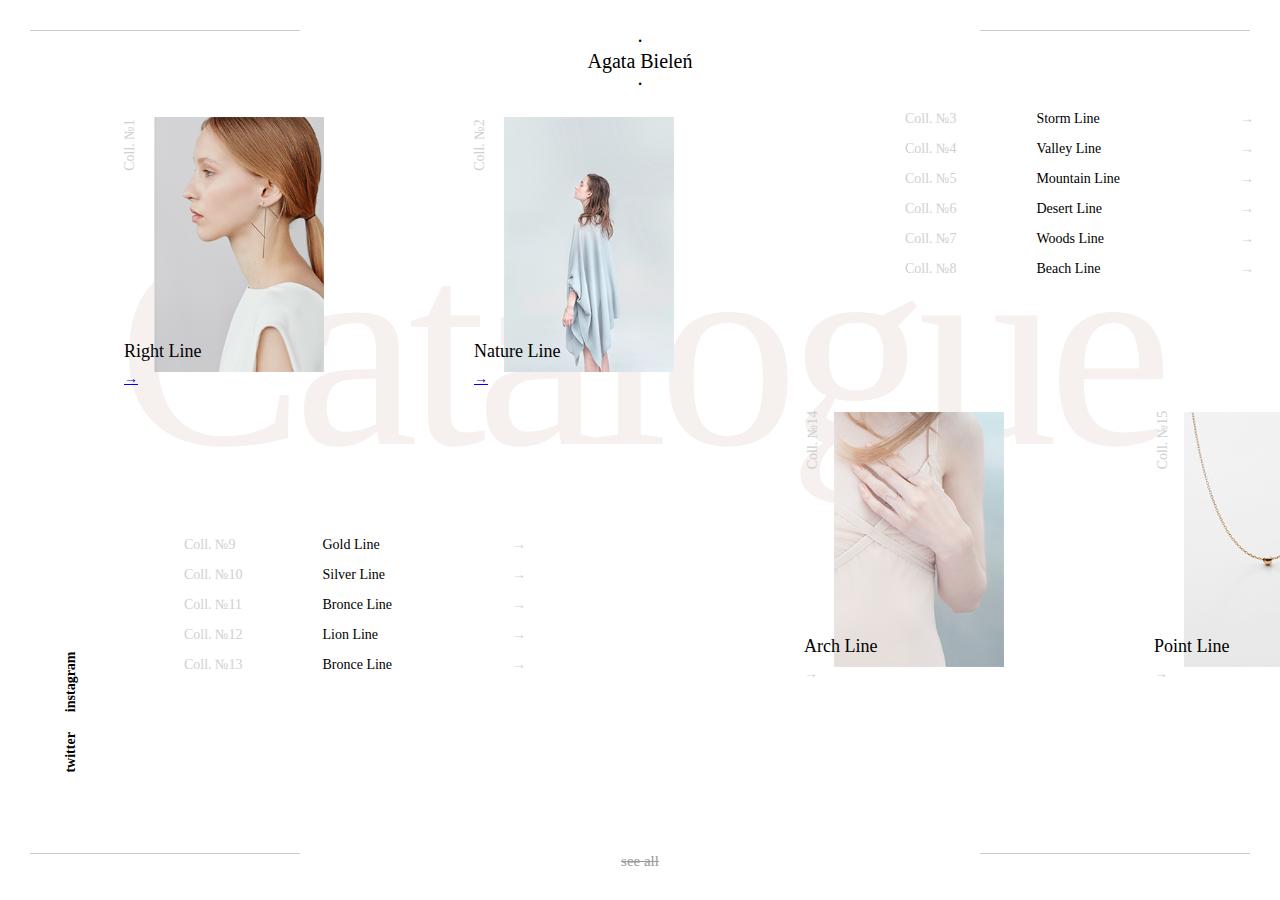
<file: Agata Bielen/index.html>
﻿<!DOCTYPE html>
<html lang="en">
<head>
    <meta charset="UTF-8">
    <link rel="stylesheet" href="assets/style.css">
    <link href="C:/study/Semestr 5/Site/Home/assets/AGaramondPro-Regular.otf" rel="stylesheet">
    <link href="C:/study/Semestr 5/Site/Home/assets/AGaramondPro-Italic.otf" rel="stylesheet">
    <title>Agata Biele&nacute;</title>
    
</head>  
<body>
    
<header class="header">
    <div class="container">
        <div class="topLeftLine">
            
        </div>
         <div class="logo">
            Agata Biele&nacute;
        </div>
        <div class="topRightLine">
            
        </div>
    </div>
</header>
    

    
<div class="intro">
    <h1 class="title">
        Catalogue
    </h1>
</div>  
    
    
<div class="collection">
    <div class="content">
        <div class="topCol">
            <div class="imageBlock">   
                <div class="collectionsEnvironment">
                    <div class="coll">
                        Coll. №1
                    </div>

                    <img src="assets/images/Agata-Bielen-Jewelry-Minimalissimo-Right-Line-s01.png" class="image">
                    
                    <div class="Name">
                        Right Line
                    </div>
                    <div class="arrow">
                        <a href="collection1.html"> &#8594; </a>
                    </div>
                    
                </div>
                
                <div class="collectionsEnvironment">
                    <div class="coll">
                        Coll. №2
                    </div>

                    <img src="assets/images/Agata-Bielen-Nature-Line-Collection-2.png" class="image">
                    
                    <div class="Name">
                        Nature Line
                    </div>
                    
                     <div class="arrow">
                         <a href="collection2.html"> &#8594; </a>
                     </div>
                </div>
            </div>
    
            <div class="list">
                <div class="collN">
                    <p> Coll. №3 </p>
                    <p> Coll. №4  </p>
                    <p> Coll. №5  </p>
                    <p> Coll. №6  </p>
                    <p> Coll. №7 </p>
                    <p> Coll. №8  </p>
                </div>
                <div class="collName">
                    <p> Storm Line </p>
                    <p> Valley Line  </p>
                    <p> Mountain Line </p>
                    <p> Desert Line  </p>
                    <p> Woods Line</p>
                    <p> Beach Line </p>
                
                </div>
                <div class="arrows">
                    <p> &#8594; </p>
                    <p> &#8594; </p>
                    <p> &#8594; </p>
                    <p> &#8594;  </p>
                    <p> &#8594; </p>
                    <p> &#8594; </p>
                
                </div>

            </div>
        </div>
         <div class="bottomCol">
            <div class="list2">
                <div class="collN">
                    <p> Coll. №9 </p>
                    <p> Coll. №10  </p>
                    <p> Coll. №11 </p>
                    <p> Coll. №12 </p>
                    <p> Coll. №13 </p>
                </div>
                <div class="collName">
                    <p> Gold Line </p>
                    <p> Silver Line  </p>
                    <p> Bronce Line </p>
                    <p> Lion Line  </p>
                    <p> Bronce Line</p>
                
                </div>
                <div class="arrows">
                    <p> &#8594; </p>
                    <p> &#8594; </p>
                    <p> &#8594; </p>
                    <p> &#8594;  </p>
                    <p> &#8594; </p>
                
                </div>
            </div>
             
            <div class="imageBlock">   
                <div class="collectionsEnvironment">
                    <div class="coll">
                        Coll. №14
                    </div>

                    <img src="assets/images/Agata-Bielen-Arch-Line-Collection-6.png" class="image">
                    
                    <div class="Name">
                        Arch Line
                    </div>
                    
                     <div class="arrow">
                        &#8594; 
                    </div>
                </div>
                
                <div class="collectionsEnvironment">
                    <div class="coll">
                        Coll. №15
                    </div>

                    <img src="assets/images/point-line-agata-6.png" class="image">
                    
                     <div class="Name">
                        Point Line
                    </div>
                    
                     <div class="arrow">
                        &#8594; 
                    </div>
                </div>
            </div>
             
        </div>
    </div>
</div>
    
<nav class="links">
    
    <div class="navigation"> twitter </div>
    
    <div class="navigation"> instagram </div>
    
 </nav>

<footer class="footer">
    <div class="container">
        <div class="bottomLeftLine">
        
        </div>
        <div class="seeAll">
            <strike>see all</strike>
        </div>
        <div class="bottomRightLine">
        
        </div>

    </div>
</footer>    
    
    
    
</body>
</html>
</file>
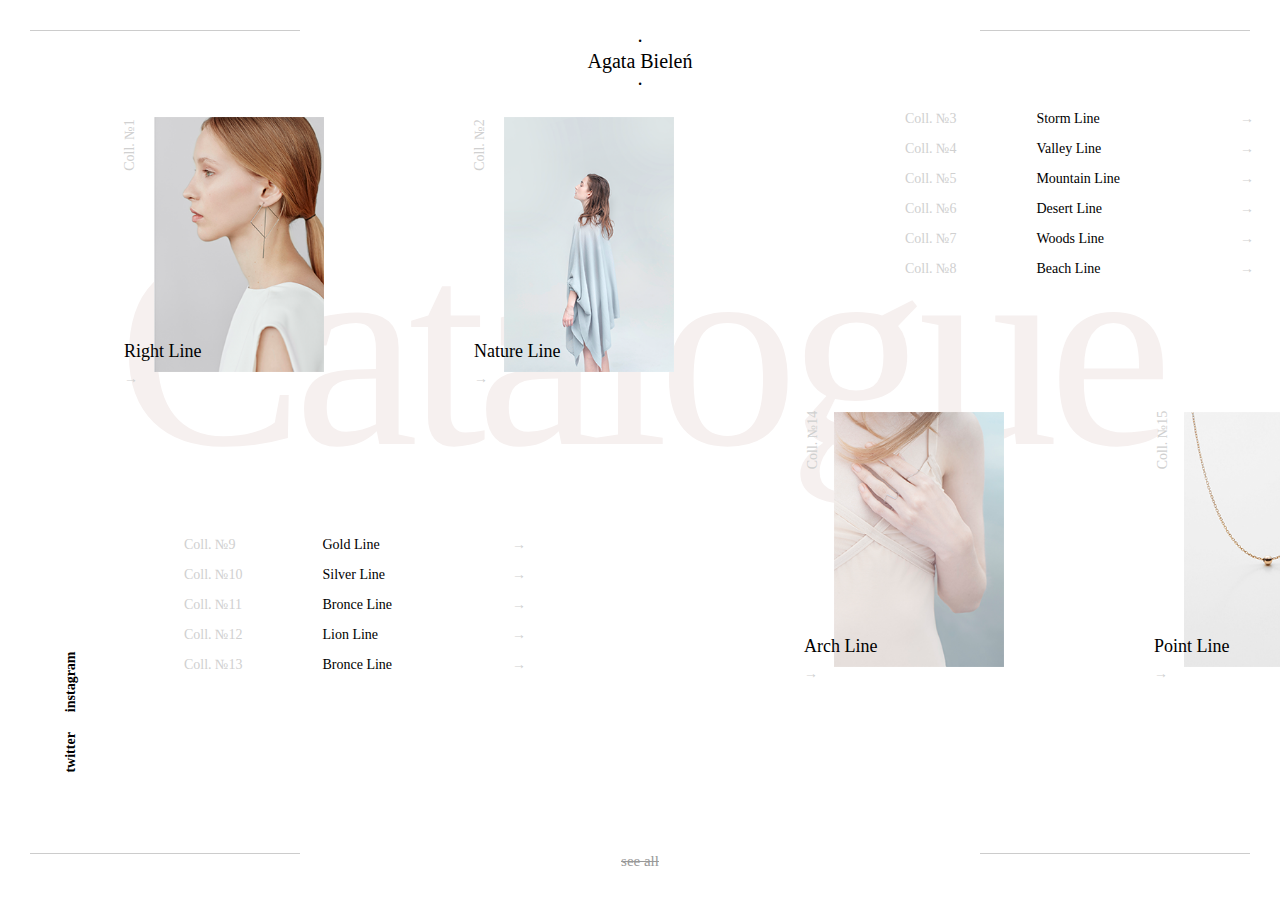
<file: Home/index.html>
<!DOCTYPE html>
<html lang="en">
<head>
    <meta charset="UTF-8">
    <link rel="stylesheet" href="assets/style.css">
    <link href="C:/study/Semestr 5/Site/Home/assets/AGaramondPro-Regular.otf" rel="stylesheet">
    <link href="C:/study/Semestr 5/Site/Home/assets/AGaramondPro-Italic.otf" rel="stylesheet">
    <title>Agata Biele&nacute;</title>
    
</head>  
<body>
    
<header class="header">
    <div class="container">
        <div class="topLeftLine">
            
        </div>
         <div class="logo">
            Agata Biele&nacute;
        </div>
        <div class="topRightLine">
            
        </div>
    </div>
</header>
    

    
<div class="intro">
    <h1 class="title">
        Catalogue
    </h1>
</div>  
    
    
<div class="collection">
    <div class="content">
        <div class="topCol">
            <div class="imageBlock">   
                <div class="collectionsEnvironment">
                    <div class="coll">
                        Coll. №1
                    </div>

                    <img src="assets/images/Agata-Bielen-Jewelry-Minimalissimo-Right-Line-s01.png" class="image">
                    
                    <div class="Name">
                        Right Line
                    </div>
                    <div class="arrow">
                        &#8594; 
                    </div>
                    
                </div>
                
                <div class="collectionsEnvironment">
                    <div class="coll">
                        Coll. №2
                    </div>

                    <img src="assets/images/Agata-Bielen-Nature-Line-Collection-2.png" class="image">
                    
                    <div class="Name">
                        Nature Line
                    </div>
                    
                     <div class="arrow">
                        &#8594; 
                    </div>
                </div>
            </div>
    
            <div class="list">
                <div class="collN">
                    <p> Coll. №3 </p>
                    <p> Coll. №4  </p>
                    <p> Coll. №5  </p>
                    <p> Coll. №6  </p>
                    <p> Coll. №7 </p>
                    <p> Coll. №8  </p>
                </div>
                <div class="collName">
                    <p> Storm Line </p>
                    <p> Valley Line  </p>
                    <p> Mountain Line </p>
                    <p> Desert Line  </p>
                    <p> Woods Line</p>
                    <p> Beach Line </p>
                
                </div>
                <div class="arrows">
                    <p> &#8594; </p>
                    <p> &#8594; </p>
                    <p> &#8594; </p>
                    <p> &#8594;  </p>
                    <p> &#8594; </p>
                    <p> &#8594; </p>
                
                </div>

            </div>
        </div>
         <div class="bottomCol">
            <div class="list2">
                <div class="collN">
                    <p> Coll. №9 </p>
                    <p> Coll. №10  </p>
                    <p> Coll. №11 </p>
                    <p> Coll. №12 </p>
                    <p> Coll. №13 </p>
                </div>
                <div class="collName">
                    <p> Gold Line </p>
                    <p> Silver Line  </p>
                    <p> Bronce Line </p>
                    <p> Lion Line  </p>
                    <p> Bronce Line</p>
                
                </div>
                <div class="arrows">
                    <p> &#8594; </p>
                    <p> &#8594; </p>
                    <p> &#8594; </p>
                    <p> &#8594;  </p>
                    <p> &#8594; </p>
                
                </div>
            </div>
             
            <div class="imageBlock">   
                <div class="collectionsEnvironment">
                    <div class="coll">
                        Coll. №14
                    </div>

                    <img src="assets/images/Agata-Bielen-Arch-Line-Collection-6.png" class="image">
                    
                    <div class="Name">
                        Arch Line
                    </div>
                    
                     <div class="arrow">
                        &#8594; 
                    </div>
                </div>
                
                <div class="collectionsEnvironment">
                    <div class="coll">
                        Coll. №15
                    </div>

                    <img src="assets/images/point-line-agata-6.png" class="image">
                    
                     <div class="Name">
                        Point Line
                    </div>
                    
                     <div class="arrow">
                        &#8594; 
                    </div>
                </div>
            </div>
             
        </div>
    </div>
</div>
    
<nav class="links">
    
    <div class="navigation"> twitter </div>
    
    <div class="navigation"> instagram </div>
    
 </nav>

<footer class="footer">
    <div class="container">
        <div class="bottomLeftLine">
        
        </div>
        <div class="seeAll">
            <strike>see all</strike>
        </div>
        <div class="bottomRightLine">
        
        </div>

    </div>
</footer>    
    
    
    
</body>
</html>
</file>
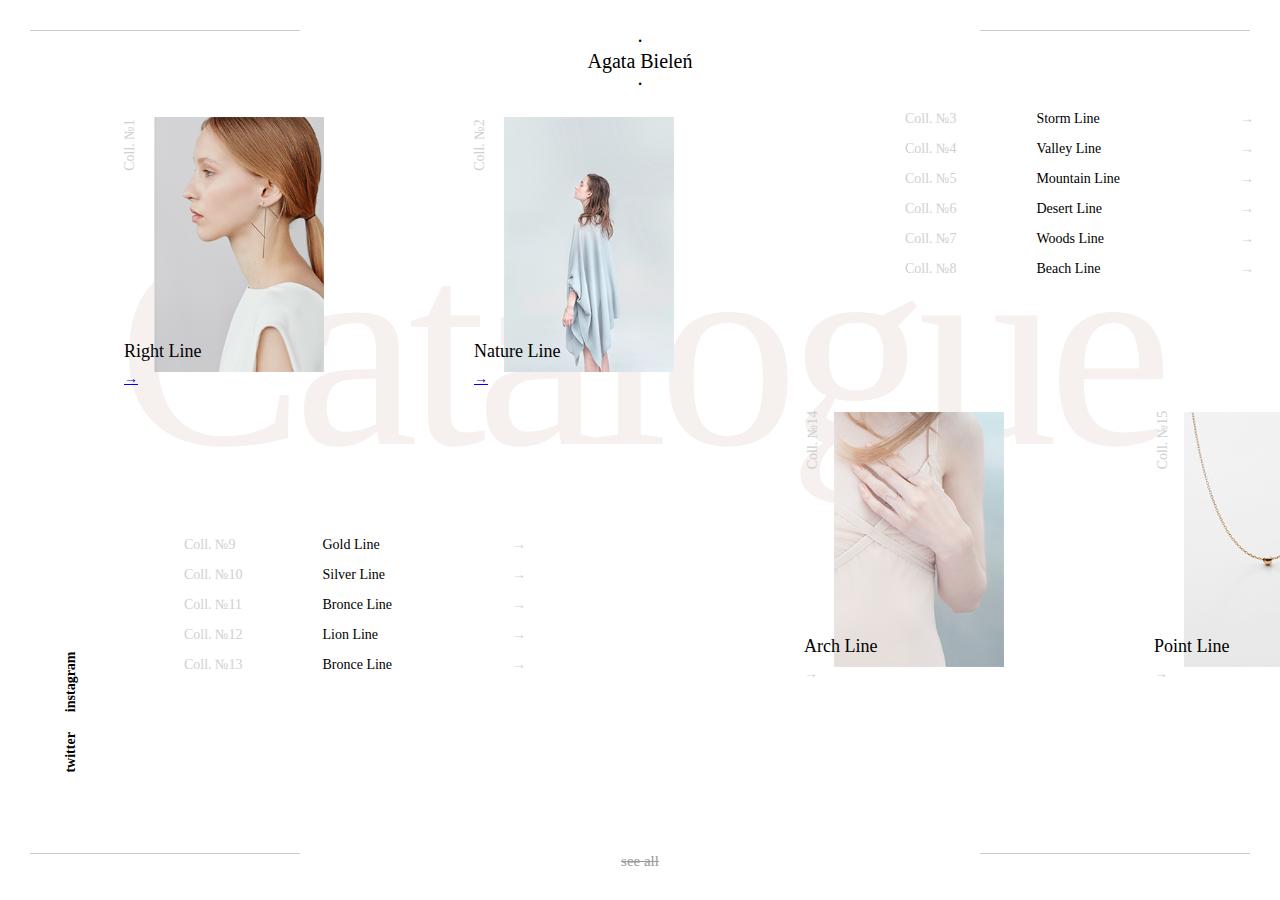
<file: AgataBielen/Home/index.html>
﻿<!DOCTYPE html>
<html lang="en">
<head>
    <meta charset="UTF-8">
    <link rel="stylesheet" href="assets/style.css">
    <link href="C:/study/Semestr 5/Site/Home/assets/AGaramondPro-Regular.otf" rel="stylesheet">
    <link href="C:/study/Semestr 5/Site/Home/assets/AGaramondPro-Italic.otf" rel="stylesheet">
    <title>Agata Biele&nacute;</title>
    
</head>  
<body>
    
<header class="header">
    <div class="container">
        <div class="topLeftLine">
            
        </div>
         <div class="logo">
            Agata Biele&nacute;
        </div>
        <div class="topRightLine">
            
        </div>
    </div>
</header>
    

    
<div class="intro">
    <h1 class="title">
        Catalogue
    </h1>
</div>  
    
    
<div class="collection">
    <div class="content">
        <div class="topCol">
            <div class="imageBlock">   
                <div class="collectionsEnvironment">
                    <div class="coll">
                        Coll. №1
                    </div>

                    <img src="assets/images/Agata-Bielen-Jewelry-Minimalissimo-Right-Line-s01.png" class="image">
                    
                    <div class="Name">
                        Right Line
                    </div>
                    <div class="arrow">
                        <a href="C:\Users\user\Desktop\AgataBielen\Coll1\coll1\collection1.html"> &#8594; </a>
                    </div>
                    
                </div>
                
                <div class="collectionsEnvironment">
                    <div class="coll">
                        Coll. №2
                    </div>

                    <img src="assets/images/Agata-Bielen-Nature-Line-Collection-2.png" class="image">
                    
                    <div class="Name">
                        Nature Line
                    </div>
                    
                     <div class="arrow">
                         <a href="C:\Users\user\Desktop\AgataBielen\coll2\collection2.html"> &#8594; </a>
                     </div>
                </div>
            </div>
    
            <div class="list">
                <div class="collN">
                    <p> Coll. №3 </p>
                    <p> Coll. №4  </p>
                    <p> Coll. №5  </p>
                    <p> Coll. №6  </p>
                    <p> Coll. №7 </p>
                    <p> Coll. №8  </p>
                </div>
                <div class="collName">
                    <p> Storm Line </p>
                    <p> Valley Line  </p>
                    <p> Mountain Line </p>
                    <p> Desert Line  </p>
                    <p> Woods Line</p>
                    <p> Beach Line </p>
                
                </div>
                <div class="arrows">
                    <p> &#8594; </p>
                    <p> &#8594; </p>
                    <p> &#8594; </p>
                    <p> &#8594;  </p>
                    <p> &#8594; </p>
                    <p> &#8594; </p>
                
                </div>

            </div>
        </div>
         <div class="bottomCol">
            <div class="list2">
                <div class="collN">
                    <p> Coll. №9 </p>
                    <p> Coll. №10  </p>
                    <p> Coll. №11 </p>
                    <p> Coll. №12 </p>
                    <p> Coll. №13 </p>
                </div>
                <div class="collName">
                    <p> Gold Line </p>
                    <p> Silver Line  </p>
                    <p> Bronce Line </p>
                    <p> Lion Line  </p>
                    <p> Bronce Line</p>
                
                </div>
                <div class="arrows">
                    <p> &#8594; </p>
                    <p> &#8594; </p>
                    <p> &#8594; </p>
                    <p> &#8594;  </p>
                    <p> &#8594; </p>
                
                </div>
            </div>
             
            <div class="imageBlock">   
                <div class="collectionsEnvironment">
                    <div class="coll">
                        Coll. №14
                    </div>

                    <img src="assets/images/Agata-Bielen-Arch-Line-Collection-6.png" class="image">
                    
                    <div class="Name">
                        Arch Line
                    </div>
                    
                     <div class="arrow">
                        &#8594; 
                    </div>
                </div>
                
                <div class="collectionsEnvironment">
                    <div class="coll">
                        Coll. №15
                    </div>

                    <img src="assets/images/point-line-agata-6.png" class="image">
                    
                     <div class="Name">
                        Point Line
                    </div>
                    
                     <div class="arrow">
                        &#8594; 
                    </div>
                </div>
            </div>
             
        </div>
    </div>
</div>
    
<nav class="links">
    
    <div class="navigation"> twitter </div>
    
    <div class="navigation"> instagram </div>
    
 </nav>

<footer class="footer">
    <div class="container">
        <div class="bottomLeftLine">
        
        </div>
        <div class="seeAll">
            <strike>see all</strike>
        </div>
        <div class="bottomRightLine">
        
        </div>

    </div>
</footer>    
    
    
    
</body>
</html>
</file>
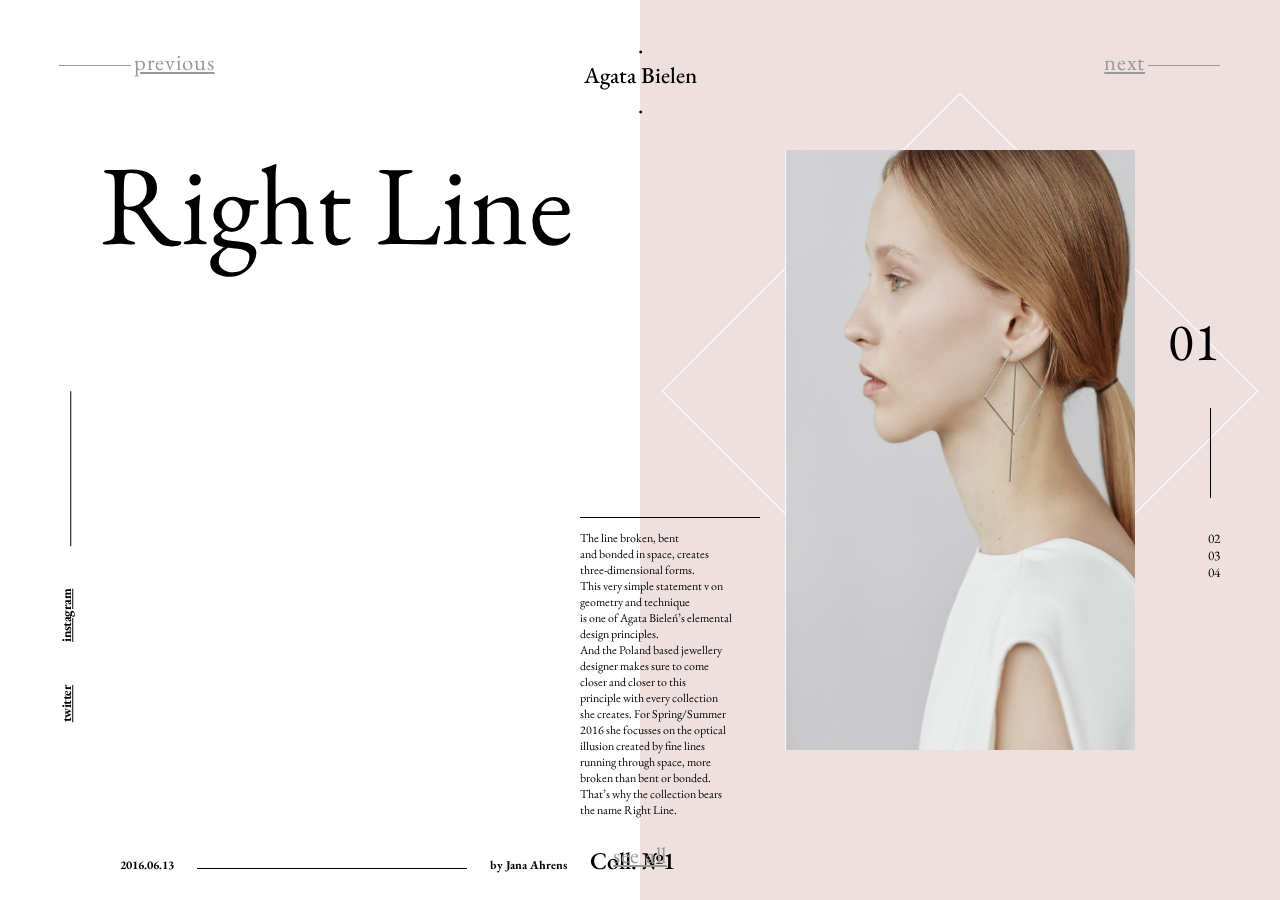
<file: Agata Bielen/collection1.html>
﻿<!DOCTYPE html>
<html lang="en">
<head>
  <meta charset="UTF-8">
  <meta name="viewport" content="width=device-width, initial-scale=1.0">
  <meta http-equiv="content-type" content="text/html">
  <link rel="stylesheet" href="assets1/style.css">
  <link href="assets1/AGaramondPro-Italic.otf" rel="stylesheet" >
  <link href="assets1/AGaramondPro-Regular.otf" rel="stylesheet" >
  <link href="https://fonts.googleapis.com/css?family=EB+Garamond|Rosario:700i&display=swap" rel="stylesheet">
  <link rel="stylesheet" href="assets2/Animate.css">
  <title>coll№1</title>
</head>
<body>

  <!-- Постоянные статичные элементы, расположенные рамкой-->
  <div class="navNatureLine">
    <header>
      <nav class="collectNav">
        <div>
          <div class="decorLine1"></div>
          <!-- Вот сюда ссылку на коллекцию 2-->
          <a href="#">previous</a>
        </div>
        <div>
          <a href="collection2.html">next</a>
          <div class="decorLine1"></div>
        </div>
      </nav>
      <div class="caption">
        <p>.</p>
        <p>Agata Bielen</p>
        <p>.</p>
      </div>
    </header>
    <aside class="asideLinks">
      <a href="#">twitter</a>
      <a href="#">instagram</a>
        <div class="decorLine2"></div>
    </aside>
    <footer>
      <div class="authorDate">
        <p class="date">2016.06.13</p>
        <div class="decorLine3"></div>
        <p class="author">by Jana Ahrens</p>
      </div>
      <p class="collectionLabel">Coll. №1</p>
      <!--Вот здесь ссылку на главную подставить-->
      
    </footer>
      <a id="seeAll" href="index.html">see all</a>
  </div>

  <!-- Динамичный контент и переход-->
  <div id="pages">

  <!-- Кнопки 01-04 для переключения страниц-слайдов -->
  <!--div id="navPagination"-->
    <!-- кнопки выбора слайдов -->

    <!-- При загрузке страницы выбран первый слайд -->
    <input id="shadow-slide1" name="shadow-slide" type="radio" checked="checked"/>
    <label class="button SlideKey1" for="shadow-slide1">01</label>


    <input id="shadow-slide2" name="shadow-slide" type="radio" />
    <label class="button SlideKey2" for="shadow-slide2">02</label>


    <input id="shadow-slide3" name="shadow-slide" type="radio" />
    <label class="button SlideKey3" for="shadow-slide3">03</label>


    <input id="shadow-slide4" name="shadow-slide" type="radio" />
    <label class="button SlideKey4" for="shadow-slide4">04</label>


  <!--/div-->

  <!-- Четыре страницы-слайда -->
    <div id="slider">
      <div class="elements">

        <div class="element SlideBox1 animated fadeInDown"> 
            <div class="Slide1">
                <div class="Caption">
                    Right Line
                </div>
                
                <div class="Text">
                    <p>The line broken, bent <br> and bonded in space, creates <br> three-dimensional forms.  <br> This very simple statement v on geometry and technique <br> is one of Agata Bieleń’s elemental <br> design principles. <br> And the Poland based jewellery <br> designer makes sure to come <br> closer and closer  to this  <br> principle with every collection <br> she creates. For Spring/Summer <br> 2016 she focusses on the optical <br> illusion created by fine lines <br> running through space, more <br> broken than bent or bonded. <br> That’s why the collection bears <br> the name Right Line.</p>
                </div>
                
                <div class="pinkBox">
                    <div id="diamond"></div>
                        <img src="assets1/Agata-Bielen-Jewelry-Minimalissimo-Right-Line-s01.png" class=img1>
                    
                </div>
            </div>
          </div>

        <div class="element SlideBox2 animated fadeInLeft">
            <div class="Slide1">
                <div class="BlueBox">
                    <div id="diamond"></div>
                    <img src="assets1/Agata-Bielen-Jewelry-Minimalissimo-Right-Line-s06.png" class=img2>
                
                </div>
                <div class="Text2">
                    <p>       Beauty  <br> is the    <br>    harmony <br>  of purpose   <br> &amp; form. </p>
                </div>
                         
            </div>
          </div>

        <div class="element SlideBox3 animated fadeInRight">
             <div class="Slide1">
                <div class="Box3">
                    <div id="diamond2">
                        <div id="smalldiamond"> </div>
                    </div>
                    <div class="RL-AB">
                        Right Line - Agata Bielen
                    </div>
                    <div class="Line1"></div>
                    <div class="Text3">
                        
                        <p>The most simple forms <br> create the strongest <br> visual effects.</p>
                    </div>
                    <div class="Line2"></div>
                    <div class="share">
                        
                    share+
                    </div>
                    
                 </div>
                 <div class="Block">
                       <img src="assets1/Photo.png" class=img3>
                    <div class="Text4">
                     <p> It is a pleasure to observe the different forms the geometric shapes take on when draped around the arm, the neck, the finger or the ear. It is fascinating how they change their appearance when the person wearing them changes posture or position.</p>
                 </div>
                 </div>
               
            </div>
          
          </div>

        <div class="element SlideBox4 animated fadeInUp"> 
            <div class="Slide4">
                <div id="diamond1"></div>
                <div id="diamond3"></div>
                <img src="assets1/Slide4.png" class=img4>
                <div class="Spring-Summer">
                    Spring / Summer
                </div>
                <div class="year">
                2016
                </div>
                
            </div>
            
            
          
          </div>

      </div>
    </div>
  </div>
</body>
</html>
</file>
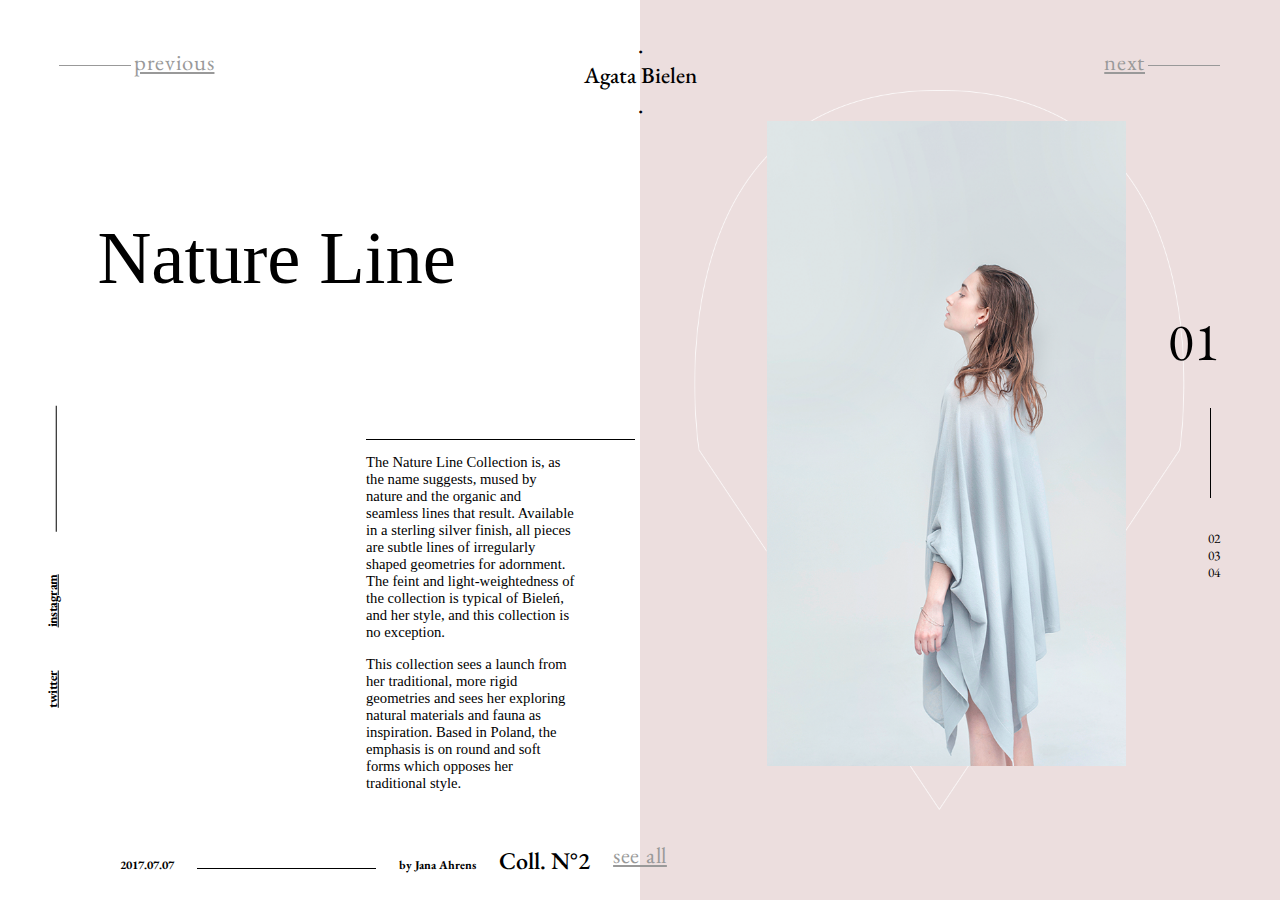
<file: Agata Bielen/collection2.html>
﻿<!DOCTYPE html>
<html lang="en">
<head>
  <meta charset="UTF-8">
  <meta name="viewport" content="width=device-width, initial-scale=1.0">
  <meta http-equiv="content-type" content="text/html">
  <link rel="stylesheet" href="assets2/style.css">
  <link href="assets2/AGaramondPro-Italic.otf" rel="stylesheet" >
  <link href="assets2/AGaramondPro-Regular.otf" rel="stylesheet" >
  <link href="https://fonts.googleapis.com/css?family=EB+Garamond|Rosario:700i&display=swap" rel="stylesheet">
  <link rel="stylesheet" href="assets2/Animate.css">
  <title>coll№2</title>
</head>
<body>

  <!-- Постоянные статичные элементы, расположенные рамкой-->
  <div class="navNatureLine">
    <header>
      <nav class="collectNav">
        <div>
          <div class="decorLine1"></div>
          <!-- Вот сюда ссылку на коллекцию 1-->
          <a href="collection1.html">previous</a>
        </div>
        <div>
          <a href="#">next</a>
          <div class="decorLine1"></div>
        </div>
      </nav>
      <div class="caption">
        <p>.</p>
        <p>Agata Bielen</p>
        <p>.</p>
      </div>
    </header>
    <aside class="asideLinks">
      <a href="#">twitter</a>
      <a href="#">instagram</a>
      <div class="decorLine2"></div>
    </aside>
    <footer>
      <div class="authorDate">
        <p class="date">2017.07.07</p>
        <div class="decorLine3"></div>
        <p class="author">by Jana Ahrens</p>
      </div>
      <p class="collectionLabel">Coll. N°2</p>
      <!--Вот здесь ссылку на главную подставить-->
      
    </footer>
      <a id="seeAll" href="index.html">see all</a>
  </div>

  <!-- Динамичный контент и переход-->
  <div id="pages">

  <!-- Кнопки 01-04 для переключения страниц-слайдов -->
  <!--div id="navPagination"-->
    <!-- кнопки выбора слайдов -->

    <!-- При загрузке страницы выбран первый слайд -->
    <input id="shadow-slide1" name="shadow-slide" type="radio" checked="checked"/>
    <label class="button SlideKey1" for="shadow-slide1">01</label>


    <input id="shadow-slide2" name="shadow-slide" type="radio" />
    <label class="button SlideKey2" for="shadow-slide2">02</label>


    <input id="shadow-slide3" name="shadow-slide" type="radio" />
    <label class="button SlideKey3" for="shadow-slide3">03</label>


    <input id="shadow-slide4" name="shadow-slide" type="radio" />
    <label class="button SlideKey4" for="shadow-slide4">04</label>


  <!--/div-->

  <!-- Четыре страницы-слайда -->
    <div id="slider">
      <div class="elements">

        <div class="element SlideBox1 animated fadeInDown">
          <div class="bg1"></div>
          <div class="bg2"></div>
          <p class="Nature_Line">Nature Line</p>
          <div class="text">
            <div class="decorLine1_1"></div>
            <article>
              <p>The Nature Line Collection is, as the name suggests, mused by nature and the organic and seamless lines that result. Available in a sterling silver finish, all pieces are subtle lines of irregularly shaped geometries for adornment. The feint and light-weightedness of the collection is typical of Bieleń, and her style, and this collection is no exception.</p>
              <!--br-->
              <p>This collection sees a launch from her traditional, more rigid geometries and sees her exploring natural materials and fauna as inspiration. Based in Poland, the emphasis is on round and soft forms which opposes her traditional style. </p>
            </article>
          </div>
          <div class="photo">
            <img src="assets2\imgs\01\Photo.png" alt="Картинка не загрузилась">
          </div>
        </div>

        <div class="element SlideBox2 animated fadeInLeft">
          <div class="bg1"></div>
          <div class="bg2"></div>
          <div class="photo">
            <img src="assets2\imgs\02\Photo.png" alt="Картинка не загрузилась">
          </div>
          <pre class="ladder">Organic
       objects
         adapt
  to the body
           discreetly. </pre>
        </div>

        <div class="element SlideBox3 animated fadeInRight">
          <div class="bg1"></div>
          <div class="bg2"></div>
          <div class="photo">
            <img src="assets2\imgs\03\Photo.png" alt="Картинка не загрузилась">
            <p class="photoLabel"> Handcrafted and playing on the cross-over of modernity and natural form, this collection is a beautiful addition.</p>
          </div>
          <div class="wrap1">
            <div class="wrap2">
              <p>Nature Line  ·  Agata Bieleń</p>
              <div class="decorLine3_1"></div>
              <article>
                Inspired by water lilies floating on the pond surface & spreading aquatic circles.
              </article>
              <div class="decorLine3_1"></div>
              <a href="#">share</a>
            </div>
          </div>
        </div>

        <div class="element SlideBox4 animated fadeInUp">
          <div class="bg1"></div>
          <div class="bg2"></div>
          <div class="wrap1">
            <p>Fall / Winter</p>
            <img src="assets2\imgs\04\Photo.png" alt="Картинка не загрузилась">
            <p>2017</p>
          </div>
          <div class="nextColl">
            <a href="#">Collection N°3</a>
            <div class="decorLine4_1"></div>
          </div>
        </div>

      </div>
    </div>
  </div>
</body>
</html>
</file>
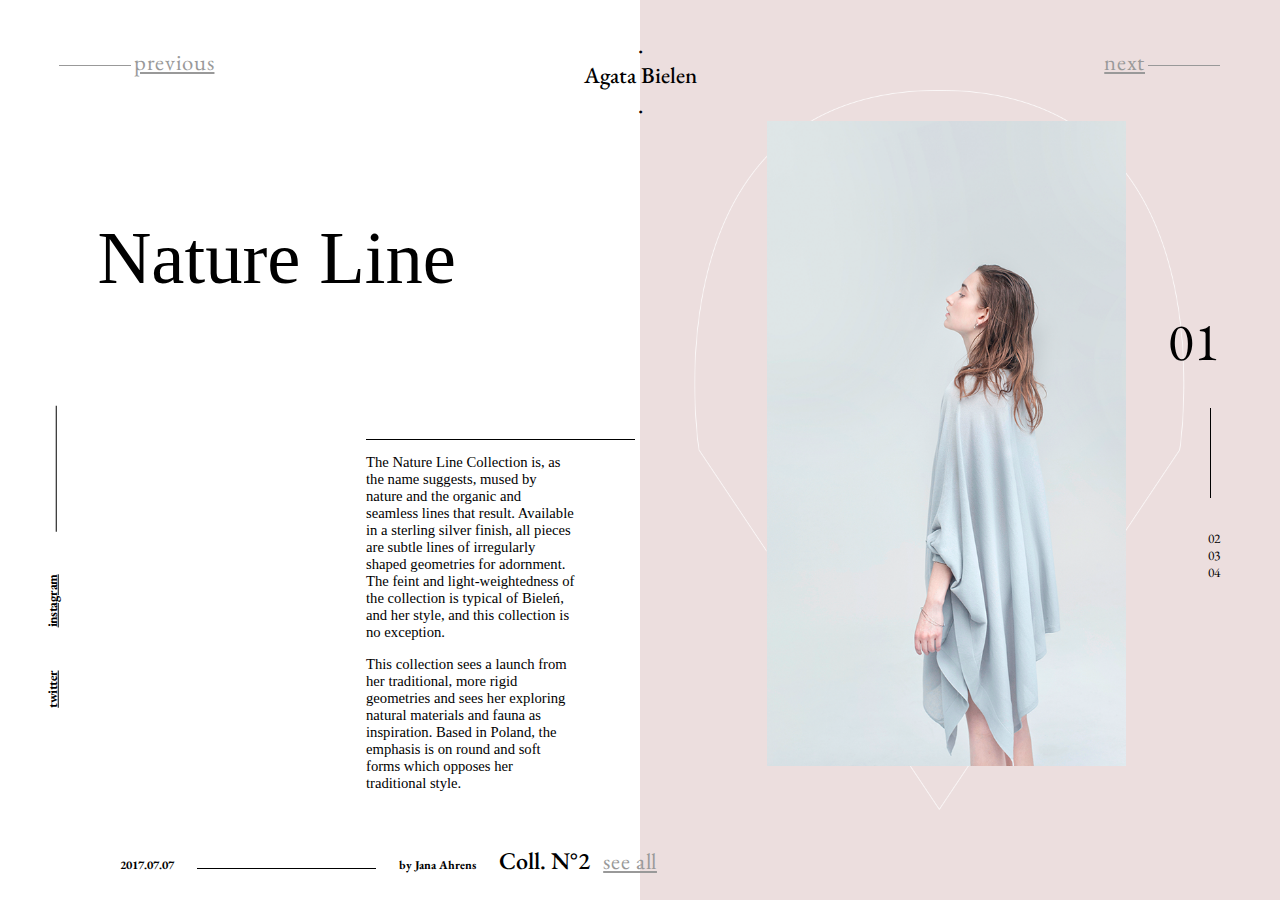
<file: coll2/collection2.html>
<!DOCTYPE html>
<html lang="en">
<head>
  <meta charset="UTF-8">
  <meta name="viewport" content="width=device-width, initial-scale=1.0">
  <meta http-equiv="content-type" content="text/html">
  <link rel="stylesheet" href="assets/style.css">
  <link href="assets/AGaramondPro-Italic.otf" rel="stylesheet" >
  <link href="assets/AGaramondPro-Regular.otf" rel="stylesheet" >
  <link href="https://fonts.googleapis.com/css?family=EB+Garamond|Rosario:700i&display=swap" rel="stylesheet">
  <link rel="stylesheet" href="assets/Animate.css">
  <title>coll№2</title>
</head>
<body>

  <!-- Постоянные статичные элементы, расположенные рамкой-->
  <div class="navNatureLine">
    <header>
      <nav class="collectNav">
        <div>
          <div class="decorLine1"></div>
          <!-- Вот сюда ссылку на коллекцию 1-->
          <a href="#">previous</a>
        </div>
        <div>
          <a href="#">next</a>
          <div class="decorLine1"></div>
        </div>
      </nav>
      <div class="caption">
        <p>.</p>
        <p>Agata Bielen</p>
        <p>.</p>
      </div>
    </header>
    <aside class="asideLinks">
      <a href="#">twitter</a>
      <a href="#">instagram</a>
      <div class="decorLine2"><div>
    </aside>
    <footer>
      <div class="authorDate">
        <p class="date">2017.07.07</p>
        <div class="decorLine3"></div>
        <p class="author">by Jana Ahrens</p>
      </div>
      <p class="collectionLabel">Coll. N°2</p>
      <!--Вот здесь ссылку на главную подставить-->
      <a id="seeAll" href="#">see all</a>
    </footer>
  </div>

  <!-- Динамичный контент и переход-->
  <div id="pages">

  <!-- Кнопки 01-04 для переключения страниц-слайдов -->
  <!--div id="navPagination"-->
    <!-- кнопки выбора слайдов -->

    <!-- При загрузке страницы выбран первый слайд -->
    <input id="shadow-slide1" name="shadow-slide" type="radio" checked="checked"/>
    <label class="button SlideKey1" for="shadow-slide1">01</label>


    <input id="shadow-slide2" name="shadow-slide" type="radio" />
    <label class="button SlideKey2" for="shadow-slide2">02</label>


    <input id="shadow-slide3" name="shadow-slide" type="radio" />
    <label class="button SlideKey3" for="shadow-slide3">03</label>


    <input id="shadow-slide4" name="shadow-slide" type="radio" />
    <label class="button SlideKey4" for="shadow-slide4">04</label>


  <!--/div-->

  <!-- Четыре страницы-слайда -->
    <div id="slider">
      <div class="elements">

        <div class="element SlideBox1 animated fadeInDown">
          <div class="bg1"></div>
          <div class="bg2"></div>
          <p class="Nature_Line">Nature Line</p>
          <div class="text">
            <div class="decorLine1_1"></div>
            <article>
              <p>The Nature Line Collection is, as the name suggests, mused by nature and the organic and seamless lines that result. Available in a sterling silver finish, all pieces are subtle lines of irregularly shaped geometries for adornment. The feint and light-weightedness of the collection is typical of Bieleń, and her style, and this collection is no exception.</p>
              <!--br-->
              <p>This collection sees a launch from her traditional, more rigid geometries and sees her exploring natural materials and fauna as inspiration. Based in Poland, the emphasis is on round and soft forms which opposes her traditional style. </p>
            </article>
          </div>
          <div class="photo">
            <img src="assets\imgs\01\Photo.png" alt="Картинка не загрузилась">
          </div>
        </div>

        <div class="element SlideBox2 animated fadeInLeft">
          <div class="bg1"></div>
          <div class="bg2"></div>
          <div class="photo">
            <img src="assets\imgs\02\Photo.png" alt="Картинка не загрузилась">
          </div>
          <pre class="ladder">Organic
       objects
         adapt
  to the body
           discreetly. </pre>
        </div>

        <div class="element SlideBox3 animated fadeInRight">
          <div class="bg1"></div>
          <div class="bg2"></div>
          <div class="photo">
            <img src="assets\imgs\03\Photo.png" alt="Картинка не загрузилась">
            <p class="photoLabel"> Handcrafted and playing on the cross-over of modernity and natural form, this collection is a beautiful addition.</p>
          </div>
          <div class="wrap1">
            <div class="wrap2">
              <p>Nature Line  ·  Agata Bieleń</p>
              <div class="decorLine3_1"></div>
              <article>
                Inspired by water lilies floating on the pond surface & spreading aquatic circles.
              </article>
              <div class="decorLine3_1"></div>
              <a href="#">share</a>
            </div>
          </div>
        </div>

        <div class="element SlideBox4 animated fadeInUp">
          <div class="bg1"></div>
          <div class="bg2"></div>
          <div class="wrap1">
            <p>Fall / Winter</p>
            <img src="assets\imgs\04\Photo.png" alt="Картинка не загрузилась">
            <p>2017</p>
          </div>
          <div class="nextColl">
            <a href="#">Collection N°3</a>
            <div class="decorLine4_1"></div>
          </div>
        </div>

      </div>
    </div>
  </div>
</body>
</html>
</file>
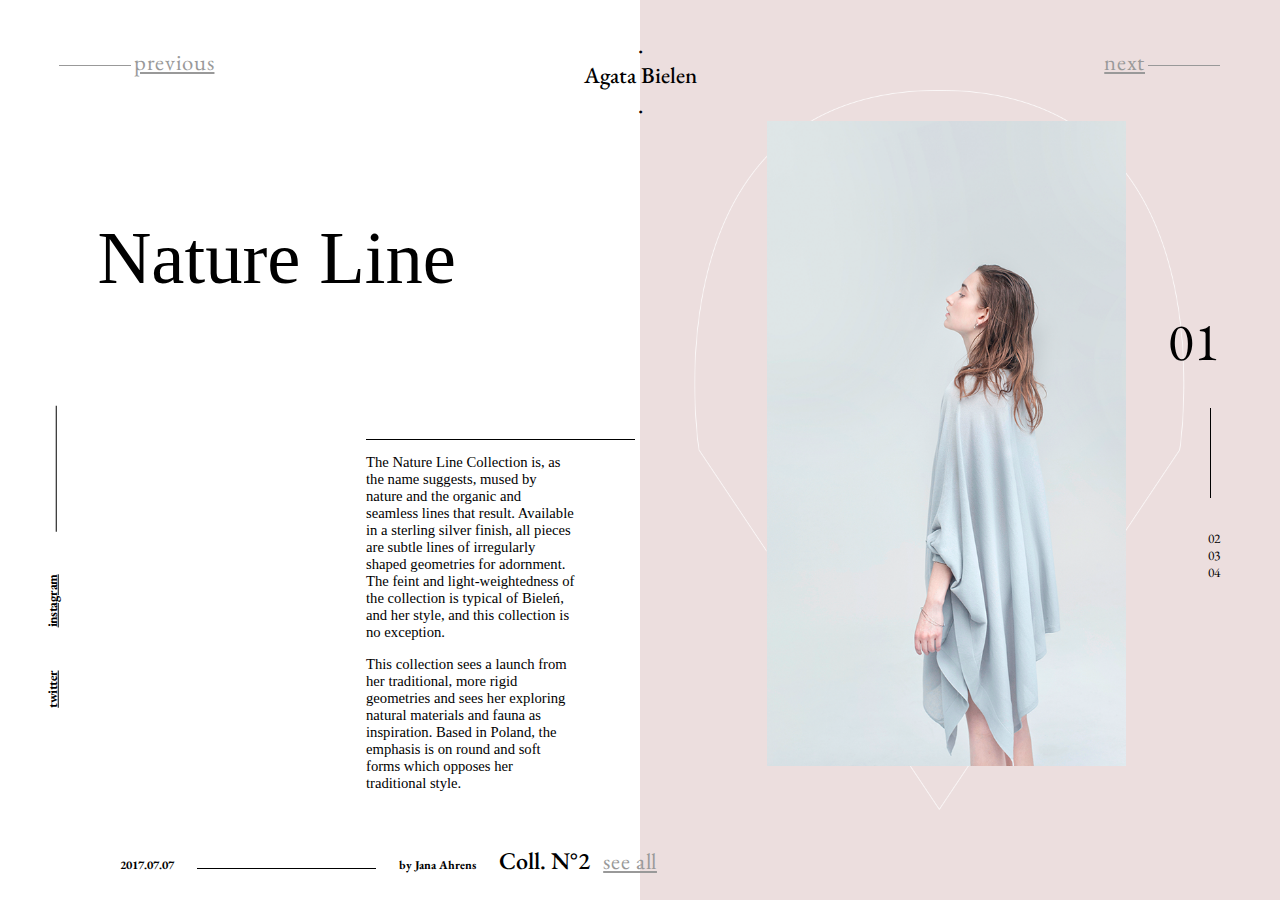
<file: AgataBielen/coll2/collection2.html>
﻿<!DOCTYPE html>
<html lang="en">
<head>
  <meta charset="UTF-8">
  <meta name="viewport" content="width=device-width, initial-scale=1.0">
  <meta http-equiv="content-type" content="text/html">
  <link rel="stylesheet" href="assets/style.css">
  <link href="assets/AGaramondPro-Italic.otf" rel="stylesheet" >
  <link href="assets/AGaramondPro-Regular.otf" rel="stylesheet" >
  <link href="https://fonts.googleapis.com/css?family=EB+Garamond|Rosario:700i&display=swap" rel="stylesheet">
  <link rel="stylesheet" href="assets/Animate.css">
  <title>coll№2</title>
</head>
<body>

  <!-- Постоянные статичные элементы, расположенные рамкой-->
  <div class="navNatureLine">
    <header>
      <nav class="collectNav">
        <div>
          <div class="decorLine1"></div>
          <!-- Вот сюда ссылку на коллекцию 1-->
          <a href="C:\Users\user\Desktop\AgataBielen\Coll1\coll1\collection1.html">previous</a>
        </div>
        <div>
          <a href="#">next</a>
          <div class="decorLine1"></div>
        </div>
      </nav>
      <div class="caption">
        <p>.</p>
        <p>Agata Bielen</p>
        <p>.</p>
      </div>
    </header>
    <aside class="asideLinks">
      <a href="#">twitter</a>
      <a href="#">instagram</a>
      <div class="decorLine2"><div>
    </aside>
    <footer>
      <div class="authorDate">
        <p class="date">2017.07.07</p>
        <div class="decorLine3"></div>
        <p class="author">by Jana Ahrens</p>
      </div>
      <p class="collectionLabel">Coll. N°2</p>
      <!--Вот здесь ссылку на главную подставить-->
      <a id="seeAll" href="C:\Users\user\Desktop\AgataBielen\Home\index.html">see all</a>
    </footer>
  </div>

  <!-- Динамичный контент и переход-->
  <div id="pages">

  <!-- Кнопки 01-04 для переключения страниц-слайдов -->
  <!--div id="navPagination"-->
    <!-- кнопки выбора слайдов -->

    <!-- При загрузке страницы выбран первый слайд -->
    <input id="shadow-slide1" name="shadow-slide" type="radio" checked="checked"/>
    <label class="button SlideKey1" for="shadow-slide1">01</label>


    <input id="shadow-slide2" name="shadow-slide" type="radio" />
    <label class="button SlideKey2" for="shadow-slide2">02</label>


    <input id="shadow-slide3" name="shadow-slide" type="radio" />
    <label class="button SlideKey3" for="shadow-slide3">03</label>


    <input id="shadow-slide4" name="shadow-slide" type="radio" />
    <label class="button SlideKey4" for="shadow-slide4">04</label>


  <!--/div-->

  <!-- Четыре страницы-слайда -->
    <div id="slider">
      <div class="elements">

        <div class="element SlideBox1 animated fadeInDown">
          <div class="bg1"></div>
          <div class="bg2"></div>
          <p class="Nature_Line">Nature Line</p>
          <div class="text">
            <div class="decorLine1_1"></div>
            <article>
              <p>The Nature Line Collection is, as the name suggests, mused by nature and the organic and seamless lines that result. Available in a sterling silver finish, all pieces are subtle lines of irregularly shaped geometries for adornment. The feint and light-weightedness of the collection is typical of Bieleń, and her style, and this collection is no exception.</p>
              <!--br-->
              <p>This collection sees a launch from her traditional, more rigid geometries and sees her exploring natural materials and fauna as inspiration. Based in Poland, the emphasis is on round and soft forms which opposes her traditional style. </p>
            </article>
          </div>
          <div class="photo">
            <img src="assets\imgs\01\Photo.png" alt="Картинка не загрузилась">
          </div>
        </div>

        <div class="element SlideBox2 animated fadeInLeft">
          <div class="bg1"></div>
          <div class="bg2"></div>
          <div class="photo">
            <img src="assets\imgs\02\Photo.png" alt="Картинка не загрузилась">
          </div>
          <pre class="ladder">Organic
       objects
         adapt
  to the body
           discreetly. </pre>
        </div>

        <div class="element SlideBox3 animated fadeInRight">
          <div class="bg1"></div>
          <div class="bg2"></div>
          <div class="photo">
            <img src="assets\imgs\03\Photo.png" alt="Картинка не загрузилась">
            <p class="photoLabel"> Handcrafted and playing on the cross-over of modernity and natural form, this collection is a beautiful addition.</p>
          </div>
          <div class="wrap1">
            <div class="wrap2">
              <p>Nature Line  ·  Agata Bieleń</p>
              <div class="decorLine3_1"></div>
              <article>
                Inspired by water lilies floating on the pond surface & spreading aquatic circles.
              </article>
              <div class="decorLine3_1"></div>
              <a href="#">share</a>
            </div>
          </div>
        </div>

        <div class="element SlideBox4 animated fadeInUp">
          <div class="bg1"></div>
          <div class="bg2"></div>
          <div class="wrap1">
            <p>Fall / Winter</p>
            <img src="assets\imgs\04\Photo.png" alt="Картинка не загрузилась">
            <p>2017</p>
          </div>
          <div class="nextColl">
            <a href="#">Collection N°3</a>
            <div class="decorLine4_1"></div>
          </div>
        </div>

      </div>
    </div>
  </div>
</body>
</html>
</file>
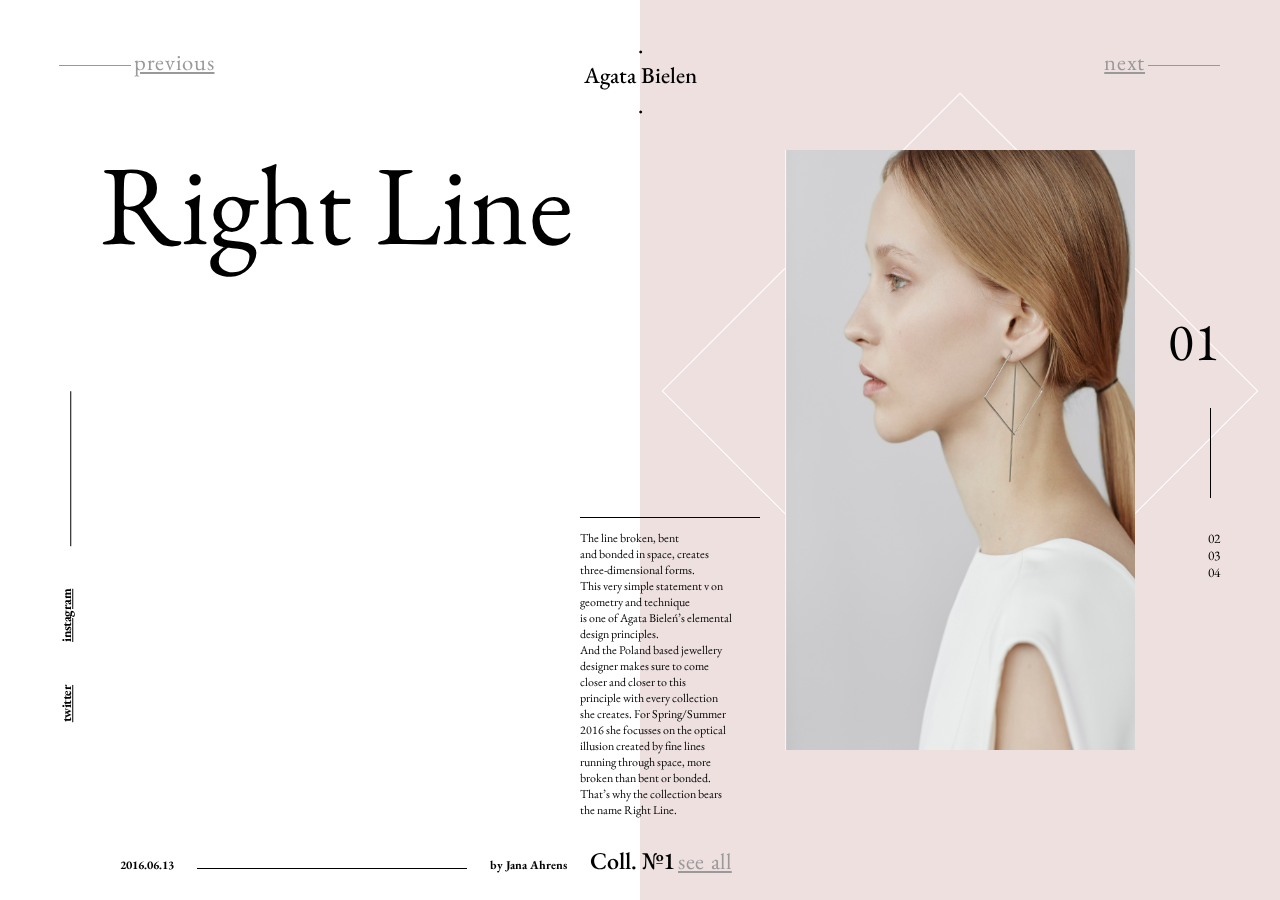
<file: Coll1/coll2/collection1.html>
<!DOCTYPE html>
<html lang="en">
<head>
  <meta charset="UTF-8">
  <meta name="viewport" content="width=device-width, initial-scale=1.0">
  <meta http-equiv="content-type" content="text/html">
  <link rel="stylesheet" href="assets/style.css">
  <link href="assets/AGaramondPro-Italic.otf" rel="stylesheet" >
  <link href="assets/AGaramondPro-Regular.otf" rel="stylesheet" >
  <link href="https://fonts.googleapis.com/css?family=EB+Garamond|Rosario:700i&display=swap" rel="stylesheet">
  <link rel="stylesheet" href="assets/Animate.css">
  <title>coll№2</title>
</head>
<body>

  <!-- Постоянные статичные элементы, расположенные рамкой-->
  <div class="navNatureLine">
    <header>
      <nav class="collectNav">
        <div>
          <div class="decorLine1"></div>
          <!-- Вот сюда ссылку на коллекцию 1-->
          <a href="#">previous</a>
        </div>
        <div>
          <a href="#">next</a>
          <div class="decorLine1"></div>
        </div>
      </nav>
      <div class="caption">
        <p>.</p>
        <p>Agata Bielen</p>
        <p>.</p>
      </div>
    </header>
    <aside class="asideLinks">
      <a href="#">twitter</a>
      <a href="#">instagram</a>
        <div class="decorLine2"></div>
    </aside>
    <footer>
      <div class="authorDate">
        <p class="date">2016.06.13</p>
        <div class="decorLine3"></div>
        <p class="author">by Jana Ahrens</p>
      </div>
      <p class="collectionLabel">Coll. №1</p>
      <!--Вот здесь ссылку на главную подставить-->
      <a id="seeAll" href="#">see all</a>
    </footer>
  </div>

  <!-- Динамичный контент и переход-->
  <div id="pages">

  <!-- Кнопки 01-04 для переключения страниц-слайдов -->
  <!--div id="navPagination"-->
    <!-- кнопки выбора слайдов -->

    <!-- При загрузке страницы выбран первый слайд -->
    <input id="shadow-slide1" name="shadow-slide" type="radio" checked="checked"/>
    <label class="button SlideKey1" for="shadow-slide1">01</label>


    <input id="shadow-slide2" name="shadow-slide" type="radio" />
    <label class="button SlideKey2" for="shadow-slide2">02</label>


    <input id="shadow-slide3" name="shadow-slide" type="radio" />
    <label class="button SlideKey3" for="shadow-slide3">03</label>


    <input id="shadow-slide4" name="shadow-slide" type="radio" />
    <label class="button SlideKey4" for="shadow-slide4">04</label>


  <!--/div-->

  <!-- Четыре страницы-слайда -->
    <div id="slider">
      <div class="elements">

        <div class="element SlideBox1 animated slideInUp"> 
            <div class="Slide1">
                <div class="Caption">
                    Right Line
                </div>
                
                <div class="Text">
                    <p>The line broken, bent <br> and bonded in space, creates <br> three-dimensional forms.  <br> This very simple statement v on geometry and technique <br> is one of Agata Bieleń’s elemental <br> design principles. <br> And the Poland based jewellery <br> designer makes sure to come <br> closer and closer  to this  <br> principle with every collection <br> she creates. For Spring/Summer <br> 2016 she focusses on the optical <br> illusion created by fine lines <br> running through space, more <br> broken than bent or bonded. <br> That’s why the collection bears <br> the name Right Line.</p>
                </div>
                
                <div class="pinkBox">
                    <div id="diamond"></div>
                        <img src="assets/Agata-Bielen-Jewelry-Minimalissimo-Right-Line-s01.png" class=img1>
                    
                </div>
            </div>
          </div>

        <div class="element SlideBox2 animated slideInUp">
            <div class="Slide1">
                <div class="BlueBox">
                    <div id="diamond"></div>
                    <img src="assets/Agata-Bielen-Jewelry-Minimalissimo-Right-Line-s06.png" class=img2>
                
                </div>
                <div class="Text2">
                    <p>       Beauty  <br> is the    <br>    harmony <br>  of purpose   <br> &amp; form. </p>
                </div>
                         
            </div>
          </div>

        <div class="element SlideBox3 animated slideInUp"> 
             <div class="Slide1">
                <div class="Box3">
                    <div id="diamond2">
                        <div id="smalldiamond"> </div>
                    </div>
                    <div class="RL-AB">
                        Right Line - Agata Bielen
                    </div>
                    <div class="Line1"></div>
                    <div class="Text3">
                        
                        <p>The most simple forms <br> create the strongest <br> visual effects.</p>
                    </div>
                    <div class="Line2"></div>
                    <div class="share">
                        
                    share+
                    </div>
                    
                 </div>
                 <div class="Block">
                       <img src="assets/Photo.png" class=img3>
                    <div class="Text4">
                     <p> It is a pleasure to observe the different forms the geometric shapes take on when draped around the arm, the neck, the finger or the ear. It is fascinating how they change their appearance when the person wearing them changes posture or position.</p>
                 </div>
                 </div>
               
            </div>
          
          </div>

        <div class="element SlideBox4 animated slideInUp"> 
            <div class="Slide4">
                <div id="diamond1"></div>
                <div id="diamond3"></div>
                <img src="assets/Slide4.png" class=img4>
                <div class="Spring-Summer">
                    Spring / Summer
                </div>
                <div class="year">
                2016
                </div>
                
            </div>
            
            
          
          </div>

      </div>
    </div>
  </div>
</body>
</html>
</file>
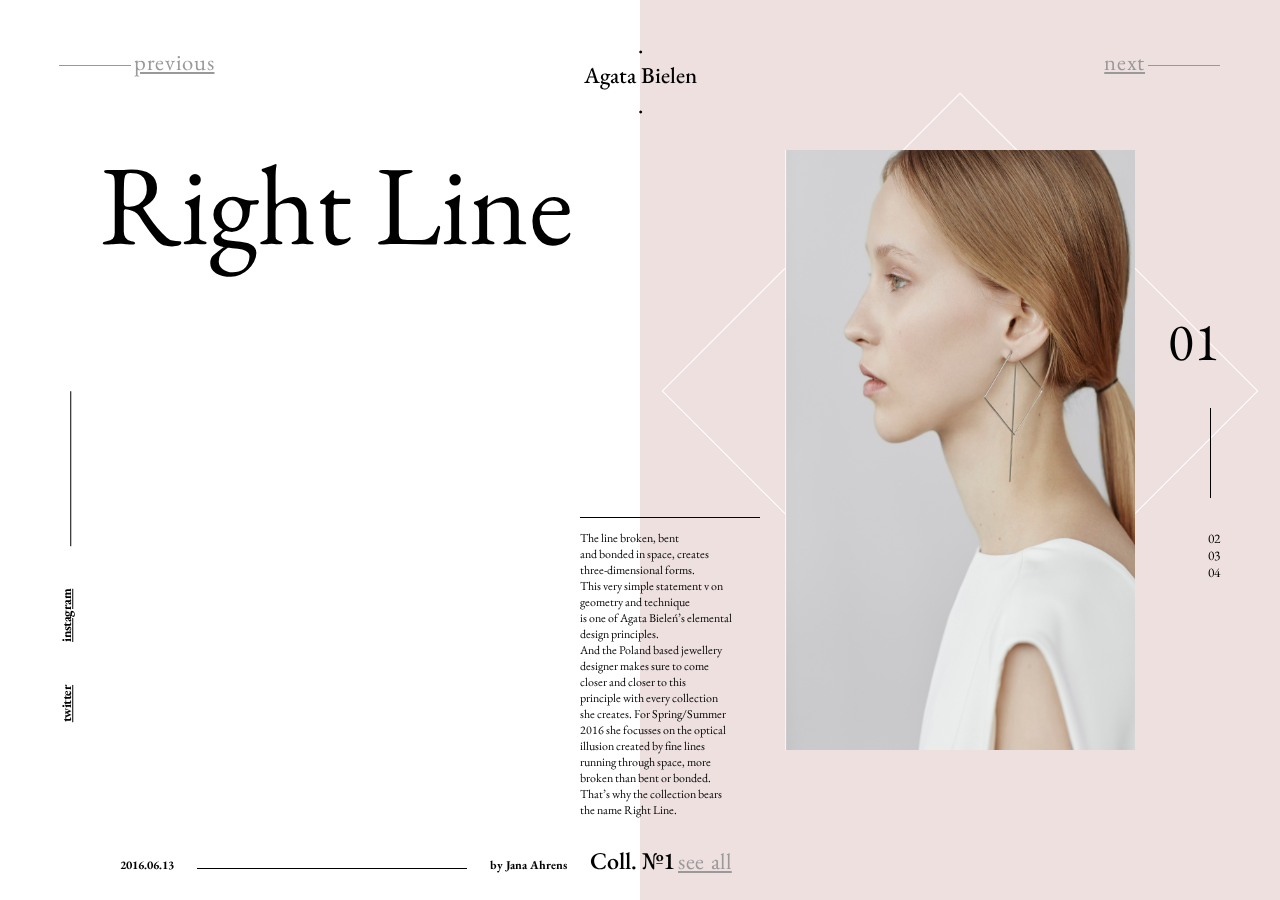
<file: AgataBielen/Coll1/coll1/collection1.html>
﻿<!DOCTYPE html>
<html lang="en">
<head>
  <meta charset="UTF-8">
  <meta name="viewport" content="width=device-width, initial-scale=1.0">
  <meta http-equiv="content-type" content="text/html">
  <link rel="stylesheet" href="assets/style.css">
  <link href="assets/AGaramondPro-Italic.otf" rel="stylesheet" >
  <link href="assets/AGaramondPro-Regular.otf" rel="stylesheet" >
  <link href="https://fonts.googleapis.com/css?family=EB+Garamond|Rosario:700i&display=swap" rel="stylesheet">
  <link rel="stylesheet" href="assets/Animate.css">
  <title>coll№1</title>
</head>
<body>

  <!-- Постоянные статичные элементы, расположенные рамкой-->
  <div class="navNatureLine">
    <header>
      <nav class="collectNav">
        <div>
          <div class="decorLine1"></div>
          <!-- Вот сюда ссылку на коллекцию 2-->
          <a href="#">previous</a>
        </div>
        <div>
          <a href="C:\Users\user\Desktop\AgataBielen\coll2\collection2.html">next</a>
          <div class="decorLine1"></div>
        </div>
      </nav>
      <div class="caption">
        <p>.</p>
        <p>Agata Bielen</p>
        <p>.</p>
      </div>
    </header>
    <aside class="asideLinks">
      <a href="#">twitter</a>
      <a href="#">instagram</a>
        <div class="decorLine2"></div>
    </aside>
    <footer>
      <div class="authorDate">
        <p class="date">2016.06.13</p>
        <div class="decorLine3"></div>
        <p class="author">by Jana Ahrens</p>
      </div>
      <p class="collectionLabel">Coll. №1</p>
      <!--Вот здесь ссылку на главную подставить-->
      <a id="seeAll" href="C:\Users\user\Desktop\AgataBielen\Home\index.html">see all</a>
    </footer>
  </div>

  <!-- Динамичный контент и переход-->
  <div id="pages">

  <!-- Кнопки 01-04 для переключения страниц-слайдов -->
  <!--div id="navPagination"-->
    <!-- кнопки выбора слайдов -->

    <!-- При загрузке страницы выбран первый слайд -->
    <input id="shadow-slide1" name="shadow-slide" type="radio" checked="checked"/>
    <label class="button SlideKey1" for="shadow-slide1">01</label>


    <input id="shadow-slide2" name="shadow-slide" type="radio" />
    <label class="button SlideKey2" for="shadow-slide2">02</label>


    <input id="shadow-slide3" name="shadow-slide" type="radio" />
    <label class="button SlideKey3" for="shadow-slide3">03</label>


    <input id="shadow-slide4" name="shadow-slide" type="radio" />
    <label class="button SlideKey4" for="shadow-slide4">04</label>


  <!--/div-->

  <!-- Четыре страницы-слайда -->
    <div id="slider">
      <div class="elements">

        <div class="element SlideBox1 animated slideInUp"> 
            <div class="Slide1">
                <div class="Caption">
                    Right Line
                </div>
                
                <div class="Text">
                    <p>The line broken, bent <br> and bonded in space, creates <br> three-dimensional forms.  <br> This very simple statement v on geometry and technique <br> is one of Agata Bieleń’s elemental <br> design principles. <br> And the Poland based jewellery <br> designer makes sure to come <br> closer and closer  to this  <br> principle with every collection <br> she creates. For Spring/Summer <br> 2016 she focusses on the optical <br> illusion created by fine lines <br> running through space, more <br> broken than bent or bonded. <br> That’s why the collection bears <br> the name Right Line.</p>
                </div>
                
                <div class="pinkBox">
                    <div id="diamond"></div>
                        <img src="assets/Agata-Bielen-Jewelry-Minimalissimo-Right-Line-s01.png" class=img1>
                    
                </div>
            </div>
          </div>

        <div class="element SlideBox2 animated slideInUp">
            <div class="Slide1">
                <div class="BlueBox">
                    <div id="diamond"></div>
                    <img src="assets/Agata-Bielen-Jewelry-Minimalissimo-Right-Line-s06.png" class=img2>
                
                </div>
                <div class="Text2">
                    <p>       Beauty  <br> is the    <br>    harmony <br>  of purpose   <br> &amp; form. </p>
                </div>
                         
            </div>
          </div>

        <div class="element SlideBox3 animated slideInUp"> 
             <div class="Slide1">
                <div class="Box3">
                    <div id="diamond2">
                        <div id="smalldiamond"> </div>
                    </div>
                    <div class="RL-AB">
                        Right Line - Agata Bielen
                    </div>
                    <div class="Line1"></div>
                    <div class="Text3">
                        
                        <p>The most simple forms <br> create the strongest <br> visual effects.</p>
                    </div>
                    <div class="Line2"></div>
                    <div class="share">
                        
                    share+
                    </div>
                    
                 </div>
                 <div class="Block">
                       <img src="assets/Photo.png" class=img3>
                    <div class="Text4">
                     <p> It is a pleasure to observe the different forms the geometric shapes take on when draped around the arm, the neck, the finger or the ear. It is fascinating how they change their appearance when the person wearing them changes posture or position.</p>
                 </div>
                 </div>
               
            </div>
          
          </div>

        <div class="element SlideBox4 animated slideInUp"> 
            <div class="Slide4">
                <div id="diamond1"></div>
                <div id="diamond3"></div>
                <img src="assets/Slide4.png" class=img4>
                <div class="Spring-Summer">
                    Spring / Summer
                </div>
                <div class="year">
                2016
                </div>
                
            </div>
            
            
          
          </div>

      </div>
    </div>
  </div>
</body>
</html>
</file>
<file: Agata Bielen/assets/style.css>
body {
    margin: 0;    
    font-size: 15px;
    display: flex;
    justify-content: space-between;
    color: #333;
}

*,
*:before,
*:after {
    box-sizing: border-box;
}

.container {
    display: flex;
    flex-direction: row;
    justify-content: space-between;
    max-width: 1400px;
    width: auto;
    margin: auto;
    padding: 30px;
    z-index: 1;
}

.header {
    position:  absolute;
    
    top: 0;
    left: 0;
    right: 0;
        
    
}

.logo {
    display: block;
    font-family: 'AGaramondPro';
    font-size: 20px;
    color: #000;
    text-align: center;
    width: auto;
}

.logo:after {
    content: "\00B7";
    display: block;
    width: 100%;
    height: 3px;
    
    position:  relative;
    
    left: 0;
}

.logo:before {
    top: 0;
    padding-bottom: 20px;
    content: "\00B7";
    display: block;
    position: relative;
    width: 100%;
    height: 1px;
    
}

.topLeftLine {
    display: flex;
    width:270px;
    border-top:1px solid #ccc;
    position: relative;
    margin-bottom: 0;
    
}

.topRightLine {
    right: 0;
    display: flex;
    width:270px;
    border-top:1px solid #ccc;
    position: relative;
    margin-bottom: 0;
}


.title {
    font-family: 'AGaramondPro';
    font-size: 280px;
    font-weight: normal;
    color: #f6f0ef;
    text-align: center;
    letter-spacing: -10px;
}

.intro {
    max-width: 1400px;
    height: 100%;
    display: flex;
    flex-direction: column;
    justify-content: center;
    box-sizing: border-box;
    width: 100%;
    margin: auto;
    z-index: 0;
}

.collection {
    z-index: 1;
    top: 3%;
    position: absolute;
    width: auto;
    margin: 70px 5%;
}


.content {
    max-width: 1400px;
    height: 100%;
    display: flex;
    flex-direction: column;
    justify-content: space-between;
    box-sizing: border-box;
    margin: auto;
    z-index: 1;
}


.footer {
    position:  absolute;
    
    bottom: 0;
    left: 0;
    right: 0;
    
}

.bottomLeftLine {
    display: flex;
    width:270px;
    border-top:1px solid #ccc;
    position: relative;
    margin: 0;
    
}

.bottomRightLine {
    right: 0;
    display: flex;
    width:270px;
    border-top:1px solid #ccc;
    position: relative;
    
}

.seeAll {
    display: flex;
    font-family: 'AGaramondPro';
    font-size: 15px;
    color: #999;
    text-align: center;
}
    

.topCol {
    display:flex;
    justify-content: space-between;
    z-index: inherit;
    width: 1350px;
    left: 0;
    position: relative;
    margin: auto;
    
}


.image {
    display: flex;
    z-index: 1;
    margin: 20px 50px;
    max-width: 170px;
}



.bottomCol {
    display: flex;
    justify-content: space-between;
    z-index: inherit;
    width: 1350px;
    position: relative;
    right: 0;
    margin: auto;
}



.list {
    margin: 0 80px auto;
    display: flex;
    flex-direction: row;
    }
.list2 {
    margin: auto 80px 0;
    display: flex;
    flex-direction: row;
    }


.imageBlock {
    display: flex;
    flex-direction: row;
    justify-content: space-around;
    width: 670px;
}

.collN {
    font-family: 'AGaramondPro';
    font-size: 14px;
    font-weight: normal;
    color: #d0d0d0;
    margin: auto 40px;
    
}

.collName {
    font-family: 'AGaramondPro';
    font-size: 14px;
    font-weight: normal;
    color: #000;
    margin: auto 40px;
    
}

.arrows {
    font-family: 'AGaramondPro';
    font-size: 14px;
    font-weight: normal;
    color: #d0d0d0;
    margin: auto 80px;
    
}

.coll {
    display: flex;
    font-family: 'AGaramondPro';
    font-size: 14px;
    font-weight: normal;
    color: #d0d0d0;
    margin: 40px 0;
    position: absolute;
    z-index: 3;
    transform: rotate(-90deg);

}

.collectionsEnvironment {
    display: flex;
    flex-direction: row;
    margin: 0 40px;
    position: relative;
}

.Name {
    font-family: 'AGaramondPro';
    font-size: 18px;
    font-weight: normal;
    color: #000;
    margin: auto;
    position: absolute;
    bottom: 30px;
    left: 20px;
    z-index: 4;
}

.arrow {
    font-family: 'AGaramondPro';
    font-size: 14px;
    font-weight: normal;
    color: #d0d0d0;
    margin: auto;
    bottom: 5px;
    left: 20px;
    position: absolute;
}

.links {
    font-family: 'AGaramondPro';
    font-size: 14px;
    font-weight: bold;
    color: #000;
    transform: rotate(-90deg);
    position: absolute;
    bottom:  150px;
    left: 0px;
    display: flex;
    flex-direction: row;
    justify-content: space-between;
    max-width: 400px;
}

.navigation {
    margin: 30px 10px;
}

}
@font-face {
    font-family: 'AGaramondPro';
    font-style: normal;
    src: url('C:/study/Semestr 5/Site/Home/assets/AGaramondPro-Regular.otf'); /* Путь к файлу со шрифтом */
}

@font-face {
    font-family: 'AGaramondPro-Italic';
    font-style: italic;
    src: url('../assets/AGaramondPro-Italic.otf'); /* Путь к файлу со шрифтом */
}
</file>
<file: Home/assets/style.css>
body {
    margin: 0;    
    font-size: 15px;
    display: flex;
    justify-content: space-between;
    color: #333;
}

*,
*:before,
*:after {
    box-sizing: border-box;
}

.container {
    display: flex;
    flex-direction: row;
    justify-content: space-between;
    max-width: 1400px;
    width: auto;
    margin: auto;
    padding: 30px;
    z-index: 1;
}

.header {
    position:  absolute;
    
    top: 0;
    left: 0;
    right: 0;
        
    
}

.logo {
    display: block;
    font-family: 'AGaramondPro';
    font-size: 20px;
    color: #000;
    text-align: center;
    width: auto;
}

.logo:after {
    content: "\00B7";
    display: block;
    width: 100%;
    height: 3px;
    
    position:  relative;
    
    left: 0;
}

.logo:before {
    top: 0;
    padding-bottom: 20px;
    content: "\00B7";
    display: block;
    position: relative;
    width: 100%;
    height: 1px;
    
}

.topLeftLine {
    display: flex;
    width:270px;
    border-top:1px solid #ccc;
    position: relative;
    margin-bottom: 0;
    
}

.topRightLine {
    right: 0;
    display: flex;
    width:270px;
    border-top:1px solid #ccc;
    position: relative;
    margin-bottom: 0;
}


.title {
    font-family: 'AGaramondPro';
    font-size: 280px;
    font-weight: normal;
    color: #f6f0ef;
    text-align: center;
    letter-spacing: -10px;
}

.intro {
    max-width: 1400px;
    height: 100%;
    display: flex;
    flex-direction: column;
    justify-content: center;
    box-sizing: border-box;
    width: 100%;
    margin: auto;
    z-index: 0;
}

.collection {
    z-index: 1;
    top: 3%;
    position: absolute;
    width: auto;
    margin: 70px 5%;
}


.content {
    max-width: 1400px;
    height: 100%;
    display: flex;
    flex-direction: column;
    justify-content: space-between;
    box-sizing: border-box;
    margin: auto;
    z-index: 1;
}


.footer {
    position:  absolute;
    
    bottom: 0;
    left: 0;
    right: 0;
    
}

.bottomLeftLine {
    display: flex;
    width:270px;
    border-top:1px solid #ccc;
    position: relative;
    margin: 0;
    
}

.bottomRightLine {
    right: 0;
    display: flex;
    width:270px;
    border-top:1px solid #ccc;
    position: relative;
    
}

.seeAll {
    display: flex;
    font-family: 'AGaramondPro';
    font-size: 15px;
    color: #999;
    text-align: center;
}
    

.topCol {
    display:flex;
    justify-content: space-between;
    z-index: inherit;
    width: 1350px;
    left: 0;
    position: relative;
    margin: auto;
    
}


.image {
    display: flex;
    z-index: 1;
    margin: 20px 50px;
    max-width: 170px;
}



.bottomCol {
    display: flex;
    justify-content: space-between;
    z-index: inherit;
    width: 1350px;
    position: relative;
    right: 0;
    margin: auto;
}



.list {
    margin: 0 80px auto;
    display: flex;
    flex-direction: row;
    }
.list2 {
    margin: auto 80px 0;
    display: flex;
    flex-direction: row;
    }


.imageBlock {
    display: flex;
    flex-direction: row;
    justify-content: space-around;
    width: 670px;
}

.collN {
    font-family: 'AGaramondPro';
    font-size: 14px;
    font-weight: normal;
    color: #d0d0d0;
    margin: auto 40px;
    
}

.collName {
    font-family: 'AGaramondPro';
    font-size: 14px;
    font-weight: normal;
    color: #000;
    margin: auto 40px;
    
}

.arrows {
    font-family: 'AGaramondPro';
    font-size: 14px;
    font-weight: normal;
    color: #d0d0d0;
    margin: auto 80px;
    
}

.coll {
    display: flex;
    font-family: 'AGaramondPro';
    font-size: 14px;
    font-weight: normal;
    color: #d0d0d0;
    margin: 40px 0;
    position: absolute;
    z-index: 3;
    transform: rotate(-90deg);

}

.collectionsEnvironment {
    display: flex;
    flex-direction: row;
    margin: 0 40px;
    position: relative;
}

.Name {
    font-family: 'AGaramondPro';
    font-size: 18px;
    font-weight: normal;
    color: #000;
    margin: auto;
    position: absolute;
    bottom: 30px;
    left: 20px;
    z-index: 4;
}

.arrow {
    font-family: 'AGaramondPro';
    font-size: 14px;
    font-weight: normal;
    color: #d0d0d0;
    margin: auto;
    bottom: 5px;
    left: 20px;
    position: absolute;
}

.links {
    font-family: 'AGaramondPro';
    font-size: 14px;
    font-weight: bold;
    color: #000;
    transform: rotate(-90deg);
    position: absolute;
    bottom:  150px;
    left: 0px;
    display: flex;
    flex-direction: row;
    justify-content: space-between;
    max-width: 400px;
}

.navigation {
    margin: 30px 10px;
}

}
@font-face {
    font-family: 'AGaramondPro';
    font-style: normal;
    src: url('C:/study/Semestr 5/Site/Home/assets/AGaramondPro-Regular.otf'); /* Путь к файлу со шрифтом */
}

@font-face {
    font-family: 'AGaramondPro-Italic';
    font-style: italic;
    src: url('../assets/AGaramondPro-Italic.otf'); /* Путь к файлу со шрифтом */
}
</file>
<file: AgataBielen/Home/assets/style.css>
body {
    margin: 0;    
    font-size: 15px;
    display: flex;
    justify-content: space-between;
    color: #333;
}

*,
*:before,
*:after {
    box-sizing: border-box;
}

.container {
    display: flex;
    flex-direction: row;
    justify-content: space-between;
    max-width: 1400px;
    width: auto;
    margin: auto;
    padding: 30px;
    z-index: 1;
}

.header {
    position:  absolute;
    
    top: 0;
    left: 0;
    right: 0;
        
    
}

.logo {
    display: block;
    font-family: 'AGaramondPro';
    font-size: 20px;
    color: #000;
    text-align: center;
    width: auto;
}

.logo:after {
    content: "\00B7";
    display: block;
    width: 100%;
    height: 3px;
    
    position:  relative;
    
    left: 0;
}

.logo:before {
    top: 0;
    padding-bottom: 20px;
    content: "\00B7";
    display: block;
    position: relative;
    width: 100%;
    height: 1px;
    
}

.topLeftLine {
    display: flex;
    width:270px;
    border-top:1px solid #ccc;
    position: relative;
    margin-bottom: 0;
    
}

.topRightLine {
    right: 0;
    display: flex;
    width:270px;
    border-top:1px solid #ccc;
    position: relative;
    margin-bottom: 0;
}


.title {
    font-family: 'AGaramondPro';
    font-size: 280px;
    font-weight: normal;
    color: #f6f0ef;
    text-align: center;
    letter-spacing: -10px;
}

.intro {
    max-width: 1400px;
    height: 100%;
    display: flex;
    flex-direction: column;
    justify-content: center;
    box-sizing: border-box;
    width: 100%;
    margin: auto;
    z-index: 0;
}

.collection {
    z-index: 1;
    top: 3%;
    position: absolute;
    width: auto;
    margin: 70px 5%;
}


.content {
    max-width: 1400px;
    height: 100%;
    display: flex;
    flex-direction: column;
    justify-content: space-between;
    box-sizing: border-box;
    margin: auto;
    z-index: 1;
}


.footer {
    position:  absolute;
    
    bottom: 0;
    left: 0;
    right: 0;
    
}

.bottomLeftLine {
    display: flex;
    width:270px;
    border-top:1px solid #ccc;
    position: relative;
    margin: 0;
    
}

.bottomRightLine {
    right: 0;
    display: flex;
    width:270px;
    border-top:1px solid #ccc;
    position: relative;
    
}

.seeAll {
    display: flex;
    font-family: 'AGaramondPro';
    font-size: 15px;
    color: #999;
    text-align: center;
}
    

.topCol {
    display:flex;
    justify-content: space-between;
    z-index: inherit;
    width: 1350px;
    left: 0;
    position: relative;
    margin: auto;
    
}


.image {
    display: flex;
    z-index: 1;
    margin: 20px 50px;
    max-width: 170px;
}



.bottomCol {
    display: flex;
    justify-content: space-between;
    z-index: inherit;
    width: 1350px;
    position: relative;
    right: 0;
    margin: auto;
}



.list {
    margin: 0 80px auto;
    display: flex;
    flex-direction: row;
    }
.list2 {
    margin: auto 80px 0;
    display: flex;
    flex-direction: row;
    }


.imageBlock {
    display: flex;
    flex-direction: row;
    justify-content: space-around;
    width: 670px;
}

.collN {
    font-family: 'AGaramondPro';
    font-size: 14px;
    font-weight: normal;
    color: #d0d0d0;
    margin: auto 40px;
    
}

.collName {
    font-family: 'AGaramondPro';
    font-size: 14px;
    font-weight: normal;
    color: #000;
    margin: auto 40px;
    
}

.arrows {
    font-family: 'AGaramondPro';
    font-size: 14px;
    font-weight: normal;
    color: #d0d0d0;
    margin: auto 80px;
    
}

.coll {
    display: flex;
    font-family: 'AGaramondPro';
    font-size: 14px;
    font-weight: normal;
    color: #d0d0d0;
    margin: 40px 0;
    position: absolute;
    z-index: 3;
    transform: rotate(-90deg);

}

.collectionsEnvironment {
    display: flex;
    flex-direction: row;
    margin: 0 40px;
    position: relative;
}

.Name {
    font-family: 'AGaramondPro';
    font-size: 18px;
    font-weight: normal;
    color: #000;
    margin: auto;
    position: absolute;
    bottom: 30px;
    left: 20px;
    z-index: 4;
}

.arrow {
    font-family: 'AGaramondPro';
    font-size: 14px;
    font-weight: normal;
    color: #d0d0d0;
    margin: auto;
    bottom: 5px;
    left: 20px;
    position: absolute;
}

.links {
    font-family: 'AGaramondPro';
    font-size: 14px;
    font-weight: bold;
    color: #000;
    transform: rotate(-90deg);
    position: absolute;
    bottom:  150px;
    left: 0px;
    display: flex;
    flex-direction: row;
    justify-content: space-between;
    max-width: 400px;
}

.navigation {
    margin: 30px 10px;
}

}
@font-face {
    font-family: 'AGaramondPro';
    font-style: normal;
    src: url('C:/study/Semestr 5/Site/Home/assets/AGaramondPro-Regular.otf'); /* Путь к файлу со шрифтом */
}

@font-face {
    font-family: 'AGaramondPro-Italic';
    font-style: italic;
    src: url('../assets/AGaramondPro-Italic.otf'); /* Путь к файлу со шрифтом */
}
</file>
<file: Agata Bielen/assets1/style.css>
/*.Coll_N°2 {
  position: absolute;
  left: 0px;
  top: 0px;
  width: 1920px;
  height: 1080px;
  z-index: 79;
}*/
/*
font-family: 'EB Garamond', serif;
font-family: 'Rosario', sans-serif;
*/

*,
*::after
*::before {
box-sizing: border-box;
}

html {
    height: 100%;
}
body {
box-sizing: content-box;
position: absolute;
margin: 0px;
padding: 0px;
top:0;
left: 0;
right: 0;
bottom: 0;
min-height: 480px;
min-width: 640px;
height: 100%;
}

.navNatureLine {
box-sizing: border-box;
position: absolute;
display: block;
top: 0;
left: 0;
right: 0;
bottom: 0;
/*width: 96%;
height: 90%;*/
padding-left: 59px;
padding-right: 60px;
padding-top: 47px;
padding-bottom: 60px;
z-index: 100;
font-family: 'EB Garamond', serif;
color: black;
}

.collectNav {
display: flex;
justify-content: space-between;
align-items: center;
}

.collectNav div a, #seeAll {
font-size: 17pt;
color: #999999;
letter-spacing: .03em;
transition: color .5s linear;
}

.collectNav div a:hover, #seeAll:hover {
color: black;
}

.caption {
display: inline-block;
position: absolute;
top: 30px;
left: 50%;
margin-right: -50%;
transform: translateX(-50%);
}

.caption p {
font-size: 17pt;
font-weight: 500;
margin: 0;
text-align: center;
}

.asideLinks {
transform: rotate(-90deg);
position:  absolute;
bottom: 37%;
left: -100px;
}

.asideLinks a {
color: black;
font-size: 10pt;
font-weight: bold;
letter-spacing: -0.04em;
display: inline-block;
margin-bottom: 0;
margin-left: 0;
margin-right: 40px;
margin-top: 0;
}



.authorDate p {
display: inline-block;
font-size: 9pt;
font-weight: bold;
margin-right: 20px;
}

.decorLine3 {
display: inline-block;
position: relative;
margin-bottom: 0;
width: 270px;
border-top: 1px solid black;
margin-right: 20px;
}

.decorLine2 {
display: inline-block;
position: relative;
width: 155px;
border-top: 1px solid black;
}

.decorLine1 {
display: inline-block;
position: relative;
width: 72px;
border-top: 1px solid #999999;
height: 4px;
}

footer {
display: block;
position: absolute;
bottom: 0;
left: 120px;
}

footer div, footer a {
display: inline;
}

#seeAll {
display: block;
text-align: center;
position: absolute;
width: 100px;
margin: auto;
left: 50%;
margin-right: -50%;
transform: translateX(-50%);
bottom: 30px;

}

.authorDate.author {
position: relative;
margin: 0;
margin-right: 173px;
}

footer p {
  display: inline-block;
  font-family: url("assets/AGaramondPro-Regular.otf");
  font-size: 18pt;
  font-weight: 550;
}



.date {
font-size: 10pt;
font-weight: bold;
}


/*       $pages$        */

#pages {
position: relative;
box-sizing: border-box;
padding-left: 59px;
padding-right: 60px;
padding-top: 47px;
padding-bottom: 60px;
width: 100%;
height: 100%;
display: flex;
flex-direction: column;
justify-content: center;
align-items: flex-end;
flex-wrap: wrap;
flex-basis: 100%;
/*
align-content: center;
flex-flow: column;
fle
justify-content: flex-start;*/
}

/*      navPagination     */

/* -Украшательство- */

#navPagination {
position: absolute;
}

.button {
font-family: 'EB Garamond', serif;
font-size: 10pt;/*14pt;*/
text-align: right;
flex-grow: 0;
cursor: pointer;
z-index: 1000;
/*
background: #ccc;
display: inline-block;
text-align: center;
margin: 0 5px 15px 5px;
line-height: 30px;
height: 30px;
width: 80px;
*/
}

input[name^="shadow-"] {
display: none;
}

/* --кнопка выбрана-- */
input[name^="shadow-"]:checked + .button {
    font-size: 40pt;/*48pt;*/
}

#shadow-slide1:checked + .SlideKey1::after,
#shadow-slide2:checked + .SlideKey2::before,
#shadow-slide2:checked + .SlideKey2::after,
#shadow-slide3:checked + .SlideKey3::before,
#shadow-slide3:checked + .SlideKey3::after,
#shadow-slide4:checked + .SlideKey4::before
{
  content: "";
  display: block;
  width: calc(100% - 10px);
  height: 10vh;
  margin: 3.6vh 0;
  border-right: solid black 1px;/*
  border-right-width: 1px;
  border-right-color: black;
  border-right-style: solid;*/
}
/* --//кнопка выбрана-- */

/* -//Украшательство- */

/* -Функционал- */

input[name^="shadow-"]:checked + .SlideKey1 ~ #slider .SlideBox1,
input[name^="shadow-"]:checked + .SlideKey2 ~ #slider .SlideBox2,
input[name^="shadow-"]:checked + .SlideKey3 ~ #slider .SlideBox3,
input[name^="shadow-"]:checked + .SlideKey4 ~ #slider .SlideBox4 {
display: block;
opacity: 1;
}

/* -//Функционал- */

/*      //navPagination     */

/*    slider    */

#slider {
display: block;
position: absolute;
flex: none;
top: 0;
left: 0;
}

#slider .element {
flex: none;
position: absolute;
/*DEEELEEEEEEEEEEETEEEEEEEEEEEEE*/

/*-----------------------*/
display: none;
opacity: 0;
transition: opacity 1s linear;
transition-delay: display 3s;
}


/*    //slider    */


/*       //$pages$        */

/* Page 1*/

.Slide1 {
    left:0;
    top: 0;
    width: 100vw;
    height: 100vh;
    position: fixed;
}


.pinkBox {
    right: 0;
    top: 0;
    width: 50%;
    height: 100%;
    background-color: #ede0df;
    z-index: 24;
    position: absolute;
    
    
}

#diamond {
    width: 420px;
    height: 420px;
    border: solid 1px;
    border-color: white;
    margin: auto;


/* Rotate */
    -webkit-transform: rotate(-45deg);
    -moz-transform: rotate(-45deg);
    -ms-transform: rotate(-45deg);
    -o-transform: rotate(-45deg);
    transform: translateY(180px) rotate(-45deg);
    


}

.img1 {
    display: block;
    width: 350px;
    height: 600px;
    z-index: 34;
    margin-right: auto;
    margin-left: auto;
    position: absolute;
    left: 50px;
    right: 50px;
    top: 30px;
    bottom: 30px;
    margin: auto;
    transform: scale(-1, 1);
    
}

.Caption {
    font-family: 'EB Garamond', serif;
    font-size: 85pt;
    text-align: right;
    margin: auto;
    top:  130px;
    left: 100px;
    z-index: 30;
    color: black;
    position: absolute;
    
}

.Text{
    font-family: 'EB Garamond', serif;
    font-size: 9pt;
    text-align: left;
    margin: auto;
    bottom:  70px;
    left: 580px;
    z-index: 30;
    color: black;
    position: absolute;
    width: 180px;
    border-top: solid 1px;
    border-top-color: black;
    
}


/* Slide2*/

.BlueBox {
    left: 0;
    top: 0;
    width: 50%;
    height: 100%;
    background-color: #e5eaeb;
    z-index: 24;
    position: absolute;
    
}

.img2 {
    display: block;
    width: 300px;
    height: 550px;
    z-index: 34;
    margin-right: auto;
    margin-left: 70px;
    position: absolute;
    left: 100px;
    right: 50px;
    top: 0;

    
}

.Text2 {
    font-family: 'EB Garamond', serif;
    font-size: 60pt;
    text-align: justify;
    margin: auto;
    z-index: 167;
    position: absolute;
    bottom: 40px;
    left: 600px;
    line-height: 100%;
}


/*Slide3 */


.Box3 {
    right: 0;
    top: 0;
    width: 50%;
    height: 100%;
    background-color: #edded5;
    z-index: 24;
    position: absolute;
    
    
}

#smalldiamond {
    width: 120px;
    height: 120px;
    margin: auto;
    background: white;
    margin: auto;
    position: absolute;
    left:  20px;
    right: 20px;
    top: 20px;
    bottom: 20px;


/* Rotate 
    -webkit-transform: rotate(-45deg);
    -moz-transform: rotate(-45deg);
    -ms-transform: rotate(-45deg);
    -o-transform: rotate(-45deg);
    transform: rotate(-45deg);
    
*/

}

#diamond2 {
    width: 320px;
    height: 320px;
    border: solid 1px;
    border-color: white;
    margin: auto;
    position: absolute;
    left:  20px;
    right: 20px;
    top: 20px;
    bottom: 20px;


/* Rotate */
    -webkit-transform: rotate(-45deg);
    -moz-transform: rotate(-45deg);
    -ms-transform: rotate(-45deg);
    -o-transform: rotate(-45deg);
    transform: rotate(-45deg);
    


}

.Text3 {
     width: 300px;
    height: 180px;
    margin: auto;
    position: absolute;
    left:  20px;
    right: 20px;
    top: 120px;
    bottom: 120px;
    font-family: 'EB Garamond', serif;
    font-size: 24pt;
    text-align: center;
    z-index: 167;
    
}

.img3 {
    display: block;
    margin: auto;
    width: 350px;
    position: relative;

    z-index: 34;
    
}

.Text4 {
    display: block;
    width: 350px;
    top: 5px;
    bottom: 20px;
    z-index: 34;
    font-family: 'EB Garamond', serif;
    font-size: 9pt;
    text-align: justify;
    position: relative;
    
}

.Block {
    display: block;
    margin: auto;
    position: absolute;
    left:  180px;
    top: 220px;
    bottom: 20px;
    z-index: 34;
}

.Line1 {
    display: block;
    margin: auto;
    height: 150px;
    width: 0px;
    left:  20px;
    right: 20px;
    top: 120px;
    border-right: solid 1px;
    border-color: black;
    position: absolute;
    
    
}

.Line2 {
    display: block;
    margin: auto;
    height: 150px;
    width: 0px;
    left:  20px;
    right: 20px;
    bottom: 120px;
    border-right: solid 1px;
    border-color: black;
    position: absolute;
    
    
}

.share{
    display: block;
    width: 50px;
    margin: auto;  
    bottom: 80px;
    left:  20px;
    right: 20px;
    font-family: 'EB Garamond', serif;
    font-size: 12pt;
    position: absolute;
    z-index: 124;
}

.RL-AB{
    display: block;
    width: 150px;
    margin: auto;  
    top: 80px;
    left:  20px;
    right: 20px;
    font-family: 'EB Garamond', serif;
    font-size: 10pt;
    position: absolute;
    z-index: 124;
    text-align: center;
}

/* Slide4 */

.Slide4 {
    left:0;
    top: 0;
    width: 100vw;
    height: 80vh;
    position: fixed;
    background-color: #ede0df;
}

#diamond1 {
    width: 320px;
    height: 320px;
    border: solid 1px;
    border-color: white;
    margin: auto;
    position: absolute;
    left: 20px;
    right: 20px;


/* Rotate */
    -webkit-transform: rotate(-45deg);
    -moz-transform: rotate(-45deg);
    -ms-transform: rotate(-45deg);
    -o-transform: rotate(-45deg);
    transform: rotate(-45deg);


}

#diamond3 {
    width: 320px;
    height: 320px;
    border: solid 1px;
    border-color: white;
    margin: auto;
    position: absolute;
    left: 20px;
    right: 20px;
    top: 200px;


/* Rotate */
    -webkit-transform: rotate(-45deg);
    -moz-transform: rotate(-45deg);
    -ms-transform: rotate(-45deg);
    -o-transform: rotate(-45deg);
    transform: rotate(-45deg);


}

.img4 {
    display: block;
    margin: auto;
    width: 300px;
    position: absolute;
    top: 170px;
    left: 20px;
    right: 20px;
    z-index: 234;
    
}

.year{
    display: block;
    margin: auto;
    position: absolute;
    top: 340px;
    right: 400px;
    z-index: 234;
    font-family: 'EB Garamond', serif;
    font-size: 14pt;
    
    
}

.Spring-Summer{
    display: block;
    margin: auto;
    position: absolute;
    top: 340px;
    left: 350px;
    z-index: 234;
    font-family: 'EB Garamond', serif;
    font-size: 14pt;
    
    
}
/*
@font-face {
    font-family: 'AGaramondPro';
    font-style: normal;
    src: url('assets/AGaramondPro-Regular.otf'); /* Путь к файлу со шрифтом */
}
/*
@font-face {
    font-family: 'AGaramondPro-Italic';
    font-style: italic;
    src: url('assets/AGaramondPro-Italic.otf'); /* Путь к файлу со шрифтом */
}
</file>
<file: Agata Bielen/assets2/style.css>
/*.Coll_N°2 {
  position: absolute;
  left: 0px;
  top: 0px;
  width: 1920px;
  height: 1080px;
  z-index: 79;
}*/
/*
font-family: 'EB Garamond', serif;
font-family: 'Rosario', sans-serif;
*/

*,
*::after
*::before {
box-sizing: border-box;
}

body {
overflow: hidden;
box-sizing: content-box;
position: absolute;
margin: 0px;
padding: 0px;
top:0;
left: 0;
right: 0;
bottom: 0;
min-height: 480px;
min-width: 640px;
}

.navNatureLine {
box-sizing: border-box;
position: absolute;
display: block;
top: 0;
left: 0;
right: 0;
bottom: 0;
/*width: 96%;
height: 90%;*/
padding-left: 59px;
padding-right: 60px;
padding-top: 47px;
padding-bottom: 60px;
z-index: 100;
font-family: 'EB Garamond', serif;
color: black;
}

.collectNav {
display: flex;
justify-content: space-between;
align-items: center;
}

.collectNav div a, #seeAll {
font-size: 17pt;
color: #999999;
letter-spacing: .03em;
transition: color .5s linear;
}

#seeAll {
margin-left: 10px
}

.collectNav div a:hover, #seeAll:hover {
color: black;
}

.caption {
display: inline-block;
position: absolute;
top: 30px;
left: 50%;
margin-right: -50%;
transform: translateX(-50%);
}

.caption p {
font-size: 17pt;
font-weight: 500;
margin: 0;
text-align: center;
}

.asideLinks {
transform: rotate(-90deg);
position:  absolute;
bottom: 37%;
left: -100px;
}

.asideLinks a {
color: black;
font-size: 10pt;
font-weight: bold;
letter-spacing: -0.04em;
display: inline-block;
margin-bottom: 0;
margin-left: 0;
margin-right: 40px;
margin-top: 0;
}



.authorDate p {
display: inline-block;
font-size: 9pt;
font-weight: bold;
margin-right: 20px;
}

.decorLine3 {
display: inline-block;
position: relative;
margin-bottom: 0;
width: 14vw;
border-top: 1px solid black;
margin-right: 20px;
}

.decorLine2 {
display: inline-block;
position: relative;
width: 14vh;
border-top: 1px solid black;
}

.decorLine1 {
display: inline-block;
position: relative;
width: 72px;
border-top: 1px solid #999999;
height: 4px;
}

footer {
display: block;
position: absolute;
bottom: 0;
left: 120px;
}

#seeAll {
display: block;
text-align: center;
position: absolute;
width: 100px;
margin: auto;
left: 50%;
margin-right: -50%;
transform: translateX(-50%);
bottom: 30px;

}

footer div, footer a {
display: inline;
}

.authorDate.author {
position: relative;
margin: 0;
margin-right: 173px;
}

footer p {
  display: inline-block;
  font-family: url("assets/AGaramondPro-Regular.otf");
  font-size: 18pt;
  font-weight: 550;
}

.date {
font-size: 10pt;
font-weight: bold;
}

/*
#seeAll {
display: inline-block;
position: absolute;
top: 30px;
left: 100%;
margin-right: -50%;
transform: translateX(-50%);
}*/

/*       $pages$        */

#pages {
position: relative;
box-sizing: border-box;
padding-left: 59px;
padding-right: 60px;
padding-top: 47px;
padding-bottom: 60px;
width: 100%;
height: 100%;
display: flex;
flex-direction: column;
justify-content: center;
align-items: flex-end;
flex-wrap: wrap;
flex-basis: 100%;
}

/*      navPagination     */

/* -Украшательство- */

#navPagination {
position: absolute;
}

.button {
font-family: 'EB Garamond', serif;
font-size: 10pt;/*14pt;*/
text-align: right;
flex-grow: 0;
cursor: pointer;
z-index: 1000;
}

input[name^="shadow-"] {
display: none;
}

/* --кнопка выбрана-- */
input[name^="shadow-"]:checked + .button {
    font-size: 40pt;/*48pt;*/
}

#shadow-slide1:checked + .SlideKey1::after,
#shadow-slide2:checked + .SlideKey2::before,
#shadow-slide2:checked + .SlideKey2::after,
#shadow-slide3:checked + .SlideKey3::before,
#shadow-slide3:checked + .SlideKey3::after,
#shadow-slide4:checked + .SlideKey4::before
{
  content: "";
  display: block;
  width: calc(100% - 10px);
  height: 10vh;
  margin: 3.6vh 0;
  border-right: solid black 1px;
}
/* --//кнопка выбрана-- */

/* -//Украшательство- */

/* -Функционал- */

input[name^="shadow-"]:checked + .SlideKey1 ~ #slider .SlideBox1,
input[name^="shadow-"]:checked + .SlideKey2 ~ #slider .SlideBox2,
input[name^="shadow-"]:checked + .SlideKey3 ~ #slider .SlideBox3,
input[name^="shadow-"]:checked + .SlideKey4 ~ #slider .SlideBox4 {
display: block;
opacity: 1;
}

/* -//Функционал- */

/*      //navPagination     */

/*    slider    */

#slider {
/*
position: relative;
box-sizing: border-box;
padding-left: 59px;
padding-right: 60px;
padding-top: 47px;
padding-bottom: 60px;
width: 100%;
height: 100%;
display: flex;
flex-direction: column;
justify-content: center;
align-items: flex-end;
flex-wrap: wrap;
flex-basis: 100%;
*/
display: block;
margin: 0;
padding: 0;
width: 100%;
height: 100%;
position: absolute;
top: 0;
left: 0;
}

#slider .element {
flex: none;
position: absolute;
width: 100%;
height: 100%;
display: none;
z-index: 3;
}


/*    //slider    */
/*   -SlideBox1-    */

.SlideBox1 > .bg1,
.SlideBox1 > .bg2 {
display: inline-block;
float: left;
height: 100%;
width: 50%;
margin: 0;
padding: 0;
z-index: 1;
}

.SlideBox1 > .bg1 {
background-color: #fff;
}

.SlideBox1 > .bg2 {
background-color: rgb(236, 222, 222);
background-image: url("imgs/01/Rectangle 3.png");
background-position: center;
background-repeat: no-repeat;
background-attachment: local;
background-size: contain;
}

.SlideBox1 > .Nature_Line {
display: block;
font-size: 56pt; /*136pt in orig*/
font-family: "Adobe Garamond Pro";
position: absolute;
margin: 0;
left: calc(59px + 3% );
bottom: 66.6%;
}

.SlideBox1 > .text {
text-align: left;
position: absolute;
max-width: 35%;
max-height: 54%;/*
overflow-y: auto;
overflow-x: visible;*/
overflow: visible;
width: 210px;
right: 55%;
bottom: calc(60px + 3.7% );
z-index: 1020;
}

.SlideBox1 > .text > .decorLine1_1 {
width: 128%;
border-top: 1px solid black
}

.SlideBox1 > .text > article {
font-size: 11pt;/*14pt in orig*/
font-family: "Adobe Garamond Pro";
z-index: 1030;
}

.SlideBox1 > .photo {
display: flex;
box-sizing: border-box;
position: absolute;
align-content: center;
align-items: center;
margin: 0;
padding-top: 47px;
padding-bottom: 60px;
padding-left: 9.9%;
max-width: 38%;
top:0;
left: 50%;
height: 100%;
z-index: 5;
}
.SlideBox1 > .photo > img {
align-self: center;
}

img {
max-width: 100%;
}

/*   //-SlideBox1-    */

/*   -SlideBox2-    */

.SlideBox2 > .bg1,
.SlideBox2 > .bg2 {
display: inline-block;
float: left;
height: 100%;
width: 50%;
margin: 0;
padding: 0;
z-index: 1;
}

.SlideBox2 > .bg2 {
background-color: #fff;
}

.SlideBox2 > .bg1 {
background-color: rgb(229, 234, 235);/*
background-image: url("imgs/02/Rectangle3.png");
background-position: right;
background-repeat: no-repeat;
background-size: cover;*/
}

.SlideBox2 > .photo {
display: flex;
box-sizing: border-box;
position: absolute;
align-content:  flex-start;
align-items: flex-start;
margin: 0;
padding-top: 0;
z-index: 5;
top:0;
height: 75%;
padding-left: 6.9%;
left: 59px;
max-width: 32%;
/*
padding-bottom: 60px;
*/
}
.SlideBox2 > .photo > img {
display: block;
padding-top: 76px;
background-color: rgb(236, 222, 222);
}

.SlideBox2 > .ladder {
display: block;
font-size: 56pt; /*136pt in orig*/
font-family: "Adobe Garamond Pro";
position: absolute;
margin: 0;
text-align: center;
z-index: 160;
line-height: 1em;
left: 50%;
margin-right: -50%;
transform: translateX(-58.6%);
bottom: calc(60px + 8% );
max-height: 57%;
}

/*   //-SlideBox2-    */

/*   -SlideBox3-    */

.SlideBox3 > .bg1,
.SlideBox3 > .bg2 {
display: inline-block;
float: left;
height: 100%;
width: 50%;
margin: 0;
padding: 0;
z-index: 1;
}

.SlideBox3 > .bg1 {
background-color: #fff;
}

.SlideBox3 > .bg2 {
background-color: rgb(236, 222, 222);
}

.SlideBox3 > .photo {
display: flex;
flex-direction: column;
justify-content: center;
align-content: center;
align-items: center;
position: absolute;
height: 100%;
width: 50%;
}

.SlideBox3 > .photo > img {
max-width: 33%;
}

.SlideBox3 > .photo > p {
font-size: 11pt; /*14pt in orig*/
font-family: "Adobe Garamond Pro";
max-width: 33%;
text-align: left;
}

.SlideBox3 > .wrap1 {
box-sizing: border-box;
display: flex;
align-items: center;
justify-content: center;
position: absolute;
height: 100%;
max-height: 100%;
max-width: 50%;
width: 50%;
left: 50%;
margin: 0;
padding: 0;
padding-top: calc(47px + 3.7% );
padding-bottom: 5.5%;
z-index: 1;
background-image: url("imgs/03/Rectangle 3.png");
background-size:  contain;
background-origin: content-box;
background-position: bottom;
background-repeat: no-repeat;
background-clip: padding-box;
}

.SlideBox3 > .wrap1 .wrap2 {
display: flex;
flex-direction: column;
align-items: center;
align-content: center;
justify-content: center;/*
flex-basis: 30.7%;*/
position: relative;
flex-grow: 0;
margin: 0;
padding: 0;
height: 100%;
}

.SlideBox3 > .wrap1  p {
margin: 0;
padding: 0;/*
padding-top: 20px;*/
display: block;
font-size: 11pt; /*14pt in orig*/
font-family: "Adobe Garamond Pro";
}

.SlideBox3 > .wrap1 .decorLine3_1 {
margin: 35px 0;
flex-grow: 1;
width: 1px;
border-left: 1px solid black;
}

.SlideBox3 > .wrap1 article {
margin: 0;
padding: 0;
display: block;
font-size: 35px; /*48px;*/
max-width: 42%;
font-family: "Adobe Garamond Pro";
font-style: italic;
line-height: 1.25;
text-align: center;
}

.SlideBox3 > .wrap1 a {
font-family: "Adobe Garamond Pro";
color: black;
font-size: 17pt;
z-index: 5000;
}

.SlideBox3 > .wrap1 a::after {
font-family: "Adobe Garamond Pro";
color: black;
content: " +";
font-size: 17pt;
text-decoration: none;
}

/*   //-SlideBox3-    */

/*   -SlideBox4-    */

.SlideBox4 > .bg1,
.SlideBox4 > .bg2 {
width: 100%;
margin: 0;
padding: 0;
z-index: 1;
}

.SlideBox4 > .bg1 {
background-color: rgb(220, 231, 233);
height: 75%;
background-image: url("imgs/04/Rectangle 3.png");
background-repeat: no-repeat;
background-position: top;
background-size: auto 133.3%;
}

.SlideBox4 > .bg2 {
background-color: #fff;
height: 25%;
}

.SlideBox4 > .wrap1 {
box-sizing: border-box;
align-items: center;
align-content: center;
justify-content: space-between;
position: absolute;
display: flex;
flex-direction: row;
z-index: 4;
margin: 0;
padding: 0;
top: 0;
left: 20%;
width: 60%;
height: 100%;
}

.SlideBox4 > .wrap1 > p {
display: inline-block;
margin: 0;
padding: 24pt 12px 0;
font-family: "Adobe Garamond Pro";
font-size: 16pt;/*24pt*/
box-sizing: content-box;
width: 135px;
}
.SlideBox4 > .wrap1 > img {
padding-top: 5%;
display: inline-block;
max-width: 40%;
}

.SlideBox4 > .nextColl {
display: flex;
flex-direction: row;
align-items: center;
justify-content: flex-end;
position: absolute;
width: 350px;
max-width: 25%;
bottom: 0;
margin-bottom: 21px;
right: 0;
}

.SlideBox4 > .nextColl > a {
font-family: "Adobe Garamond Pro";
position: relative;
white-space: nowrap;
font-size: 35px;/*48pt*/
text-decoration: none;
color: #000;
cursor: pointer;
z-index: 10000;
}
.SlideBox4 > .nextColl > .decorLine4_1 {
display: inline-block;
flex-grow: 1;
position: relative;
border-top: 1px solid #000;
min-width: 10px;
}

/*   //-SlideBox4-    */
/*       //$pages$        */















/*
@font-face {
    font-family: 'AGaramondPro';
    font-style: normal;
    src: url('assets/AGaramondPro-Regular.otf'); /* Путь к файлу со шрифтом */
}
/*
@font-face {
    font-family: 'AGaramondPro-Italic';
    font-style: italic;
    src: url('assets/AGaramondPro-Italic.otf'); /* Путь к файлу со шрифтом */
}
</file>
<file: coll2/assets/style.css>
/*.Coll_N°2 {
  position: absolute;
  left: 0px;
  top: 0px;
  width: 1920px;
  height: 1080px;
  z-index: 79;
}*/
/*
font-family: 'EB Garamond', serif;
font-family: 'Rosario', sans-serif;
*/

*,
*::after
*::before {
box-sizing: border-box;
}

body {
overflow: hidden;
box-sizing: content-box;
position: absolute;
margin: 0px;
padding: 0px;
top:0;
left: 0;
right: 0;
bottom: 0;
min-height: 480px;
min-width: 640px;
}

.navNatureLine {
box-sizing: border-box;
position: absolute;
display: block;
top: 0;
left: 0;
right: 0;
bottom: 0;
/*width: 96%;
height: 90%;*/
padding-left: 59px;
padding-right: 60px;
padding-top: 47px;
padding-bottom: 60px;
z-index: 100;
font-family: 'EB Garamond', serif;
color: black;
}

.collectNav {
display: flex;
justify-content: space-between;
align-items: center;
}

.collectNav div a, #seeAll {
font-size: 17pt;
color: #999999;
letter-spacing: .03em;
transition: color .5s linear;
}

#seeAll {
margin-left: 10px
}

.collectNav div a:hover, #seeAll:hover {
color: black;
}

.caption {
display: inline-block;
position: absolute;
top: 30px;
left: 50%;
margin-right: -50%;
transform: translateX(-50%);
}

.caption p {
font-size: 17pt;
font-weight: 500;
margin: 0;
text-align: center;
}

.asideLinks {
transform: rotate(-90deg);
position:  absolute;
bottom: 37%;
left: -100px;
}

.asideLinks a {
color: black;
font-size: 10pt;
font-weight: bold;
letter-spacing: -0.04em;
display: inline-block;
margin-bottom: 0;
margin-left: 0;
margin-right: 40px;
margin-top: 0;
}



.authorDate p {
display: inline-block;
font-size: 9pt;
font-weight: bold;
margin-right: 20px;
}

.decorLine3 {
display: inline-block;
position: relative;
margin-bottom: 0;
width: 14vw;
border-top: 1px solid black;
margin-right: 20px;
}

.decorLine2 {
display: inline-block;
position: relative;
width: 14vh;
border-top: 1px solid black;
}

.decorLine1 {
display: inline-block;
position: relative;
width: 72px;
border-top: 1px solid #999999;
height: 4px;
}

footer {
display: block;
position: absolute;
bottom: 0;
left: 120px;
}

footer div, footer a {
display: inline;
}

.authorDate.author {
position: relative;
margin: 0;
margin-right: 173px;
}

footer p {
  display: inline-block;
  font-family: url("assets/AGaramondPro-Regular.otf");
  font-size: 18pt;
  font-weight: 550;
}

.date {
font-size: 10pt;
font-weight: bold;
}

/*
#seeAll {
display: inline-block;
position: absolute;
top: 30px;
left: 100%;
margin-right: -50%;
transform: translateX(-50%);
}*/

/*       $pages$        */

#pages {
position: relative;
box-sizing: border-box;
padding-left: 59px;
padding-right: 60px;
padding-top: 47px;
padding-bottom: 60px;
width: 100%;
height: 100%;
display: flex;
flex-direction: column;
justify-content: center;
align-items: flex-end;
flex-wrap: wrap;
flex-basis: 100%;
}

/*      navPagination     */

/* -Украшательство- */

#navPagination {
position: absolute;
}

.button {
font-family: 'EB Garamond', serif;
font-size: 10pt;/*14pt;*/
text-align: right;
flex-grow: 0;
cursor: pointer;
z-index: 1000;
}

input[name^="shadow-"] {
display: none;
}

/* --кнопка выбрана-- */
input[name^="shadow-"]:checked + .button {
    font-size: 40pt;/*48pt;*/
}

#shadow-slide1:checked + .SlideKey1::after,
#shadow-slide2:checked + .SlideKey2::before,
#shadow-slide2:checked + .SlideKey2::after,
#shadow-slide3:checked + .SlideKey3::before,
#shadow-slide3:checked + .SlideKey3::after,
#shadow-slide4:checked + .SlideKey4::before
{
  content: "";
  display: block;
  width: calc(100% - 10px);
  height: 10vh;
  margin: 3.6vh 0;
  border-right: solid black 1px;
}
/* --//кнопка выбрана-- */

/* -//Украшательство- */

/* -Функционал- */

input[name^="shadow-"]:checked + .SlideKey1 ~ #slider .SlideBox1,
input[name^="shadow-"]:checked + .SlideKey2 ~ #slider .SlideBox2,
input[name^="shadow-"]:checked + .SlideKey3 ~ #slider .SlideBox3,
input[name^="shadow-"]:checked + .SlideKey4 ~ #slider .SlideBox4 {
display: block;
opacity: 1;
}

/* -//Функционал- */

/*      //navPagination     */

/*    slider    */

#slider {
/*
position: relative;
box-sizing: border-box;
padding-left: 59px;
padding-right: 60px;
padding-top: 47px;
padding-bottom: 60px;
width: 100%;
height: 100%;
display: flex;
flex-direction: column;
justify-content: center;
align-items: flex-end;
flex-wrap: wrap;
flex-basis: 100%;
*/
display: block;
margin: 0;
padding: 0;
width: 100%;
height: 100%;
position: absolute;
top: 0;
left: 0;
}

#slider .element {
flex: none;
position: absolute;
width: 100%;
height: 100%;
display: none;
z-index: 3;
}


/*    //slider    */
/*   -SlideBox1-    */

.SlideBox1 > .bg1,
.SlideBox1 > .bg2 {
display: inline-block;
float: left;
height: 100%;
width: 50%;
margin: 0;
padding: 0;
z-index: 1;
}

.SlideBox1 > .bg1 {
background-color: #fff;
}

.SlideBox1 > .bg2 {
background-color: rgb(236, 222, 222);
background-image: url("imgs/01/Rectangle 3.png");
background-position: center;
background-repeat: no-repeat;
background-attachment: local;
background-size: contain;
}

.SlideBox1 > .Nature_Line {
display: block;
font-size: 56pt; /*136pt in orig*/
font-family: "Adobe Garamond Pro";
position: absolute;
margin: 0;
left: calc(59px + 3% );
bottom: 66.6%;
}

.SlideBox1 > .text {
text-align: left;
position: absolute;
max-width: 35%;
max-height: 54%;/*
overflow-y: auto;
overflow-x: visible;*/
overflow: visible;
width: 210px;
right: 55%;
bottom: calc(60px + 3.7% );
z-index: 1020;
}

.SlideBox1 > .text > .decorLine1_1 {
width: 128%;
border-top: 1px solid black
}

.SlideBox1 > .text > article {
font-size: 11pt;/*14pt in orig*/
font-family: "Adobe Garamond Pro";
z-index: 1030;
}

.SlideBox1 > .photo {
display: flex;
box-sizing: border-box;
position: absolute;
align-content: center;
align-items: center;
margin: 0;
padding-top: 47px;
padding-bottom: 60px;
padding-left: 9.9%;
max-width: 38%;
top:0;
left: 50%;
height: 100%;
z-index: 5;
}
.SlideBox1 > .photo > img {
align-self: center;
}

img {
max-width: 100%;
}

/*   //-SlideBox1-    */

/*   -SlideBox2-    */

.SlideBox2 > .bg1,
.SlideBox2 > .bg2 {
display: inline-block;
float: left;
height: 100%;
width: 50%;
margin: 0;
padding: 0;
z-index: 1;
}

.SlideBox2 > .bg2 {
background-color: #fff;
}

.SlideBox2 > .bg1 {
background-color: rgb(229, 234, 235);/*
background-image: url("imgs/02/Rectangle3.png");
background-position: right;
background-repeat: no-repeat;
background-size: cover;*/
}

.SlideBox2 > .photo {
display: flex;
box-sizing: border-box;
position: absolute;
align-content:  flex-start;
align-items: flex-start;
margin: 0;
padding-top: 0;
z-index: 5;
top:0;
height: 75%;
padding-left: 6.9%;
left: 59px;
max-width: 32%;
/*
padding-bottom: 60px;
*/
}
.SlideBox2 > .photo > img {
display: block;
padding-top: 76px;
background-color: rgb(236, 222, 222);
}

.SlideBox2 > .ladder {
display: block;
font-size: 56pt; /*136pt in orig*/
font-family: "Adobe Garamond Pro";
position: absolute;
margin: 0;
text-align: center;
z-index: 160;
line-height: 1em;
left: 50%;
margin-right: -50%;
transform: translateX(-58.6%);
bottom: calc(60px + 8% );
max-height: 57%;
}

/*   //-SlideBox2-    */

/*   -SlideBox3-    */

.SlideBox3 > .bg1,
.SlideBox3 > .bg2 {
display: inline-block;
float: left;
height: 100%;
width: 50%;
margin: 0;
padding: 0;
z-index: 1;
}

.SlideBox3 > .bg1 {
background-color: #fff;
}

.SlideBox3 > .bg2 {
background-color: rgb(236, 222, 222);
}

.SlideBox3 > .photo {
display: flex;
flex-direction: column;
justify-content: center;
align-content: center;
align-items: center;
position: absolute;
height: 100%;
width: 50%;
}

.SlideBox3 > .photo > img {
max-width: 33%;
}

.SlideBox3 > .photo > p {
font-size: 11pt; /*14pt in orig*/
font-family: "Adobe Garamond Pro";
max-width: 33%;
text-align: left;
}

.SlideBox3 > .wrap1 {
box-sizing: border-box;
display: flex;
align-items: center;
justify-content: center;
position: absolute;
height: 100%;
max-height: 100%;
max-width: 50%;
width: 50%;
left: 50%;
margin: 0;
padding: 0;
padding-top: calc(47px + 3.7% );
padding-bottom: 5.5%;
z-index: 1;
background-image: url("imgs/03/Rectangle 3.png");
background-size:  contain;
background-origin: content-box;
background-position: bottom;
background-repeat: no-repeat;
background-clip: padding-box;
}

.SlideBox3 > .wrap1 .wrap2 {
display: flex;
flex-direction: column;
align-items: center;
align-content: center;
justify-content: center;/*
flex-basis: 30.7%;*/
position: relative;
flex-grow: 0;
margin: 0;
padding: 0;
height: 100%;
}

.SlideBox3 > .wrap1  p {
margin: 0;
padding: 0;/*
padding-top: 20px;*/
display: block;
font-size: 11pt; /*14pt in orig*/
font-family: "Adobe Garamond Pro";
}

.SlideBox3 > .wrap1 .decorLine3_1 {
margin: 35px 0;
flex-grow: 1;
width: 1px;
border-left: 1px solid black;
}

.SlideBox3 > .wrap1 article {
margin: 0;
padding: 0;
display: block;
font-size: 35px; /*48px;*/
max-width: 42%;
font-family: "Adobe Garamond Pro";
font-style: italic;
line-height: 1.25;
text-align: center;
}

.SlideBox3 > .wrap1 a {
font-family: "Adobe Garamond Pro";
color: black;
font-size: 17pt;
z-index: 5000;
}

.SlideBox3 > .wrap1 a::after {
font-family: "Adobe Garamond Pro";
color: black;
content: " +";
font-size: 17pt;
text-decoration: none;
}

/*   //-SlideBox3-    */

/*   -SlideBox4-    */

.SlideBox4 > .bg1,
.SlideBox4 > .bg2 {
width: 100%;
margin: 0;
padding: 0;
z-index: 1;
}

.SlideBox4 > .bg1 {
background-color: rgb(220, 231, 233);
height: 75%;
background-image: url("imgs/04/Rectangle 3.png");
background-repeat: no-repeat;
background-position: top;
background-size: auto 133.3%;
}

.SlideBox4 > .bg2 {
background-color: #fff;
height: 25%;
}

.SlideBox4 > .wrap1 {
box-sizing: border-box;
align-items: center;
align-content: center;
justify-content: space-between;
position: absolute;
display: flex;
flex-direction: row;
z-index: 4;
margin: 0;
padding: 0;
top: 0;
left: 20%;
width: 60%;
height: 100%;
}

.SlideBox4 > .wrap1 > p {
display: inline-block;
margin: 0;
padding: 24pt 12px 0;
font-family: "Adobe Garamond Pro";
font-size: 16pt;/*24pt*/
box-sizing: content-box;
width: 135px;
}
.SlideBox4 > .wrap1 > img {
padding-top: 5%;
display: inline-block;
max-width: 40%;
}

.SlideBox4 > .nextColl {
display: flex;
flex-direction: row;
align-items: center;
justify-content: flex-end;
position: absolute;
width: 350px;
max-width: 25%;
bottom: 0;
margin-bottom: 21px;
right: 0;
}

.SlideBox4 > .nextColl > a {
font-family: "Adobe Garamond Pro";
position: relative;
white-space: nowrap;
font-size: 35px;/*48pt*/
text-decoration: none;
color: #000;
cursor: pointer;
z-index: 10000;
}
.SlideBox4 > .nextColl > .decorLine4_1 {
display: inline-block;
flex-grow: 1;
position: relative;
border-top: 1px solid #000;
min-width: 10px;
}

/*   //-SlideBox4-    */
/*       //$pages$        */















/*
@font-face {
    font-family: 'AGaramondPro';
    font-style: normal;
    src: url('assets/AGaramondPro-Regular.otf'); /* Путь к файлу со шрифтом */
}
/*
@font-face {
    font-family: 'AGaramondPro-Italic';
    font-style: italic;
    src: url('assets/AGaramondPro-Italic.otf'); /* Путь к файлу со шрифтом */
}
</file>
<file: AgataBielen/coll2/assets/style.css>
/*.Coll_N°2 {
  position: absolute;
  left: 0px;
  top: 0px;
  width: 1920px;
  height: 1080px;
  z-index: 79;
}*/
/*
font-family: 'EB Garamond', serif;
font-family: 'Rosario', sans-serif;
*/

*,
*::after
*::before {
box-sizing: border-box;
}

body {
overflow: hidden;
box-sizing: content-box;
position: absolute;
margin: 0px;
padding: 0px;
top:0;
left: 0;
right: 0;
bottom: 0;
min-height: 480px;
min-width: 640px;
}

.navNatureLine {
box-sizing: border-box;
position: absolute;
display: block;
top: 0;
left: 0;
right: 0;
bottom: 0;
/*width: 96%;
height: 90%;*/
padding-left: 59px;
padding-right: 60px;
padding-top: 47px;
padding-bottom: 60px;
z-index: 100;
font-family: 'EB Garamond', serif;
color: black;
}

.collectNav {
display: flex;
justify-content: space-between;
align-items: center;
}

.collectNav div a, #seeAll {
font-size: 17pt;
color: #999999;
letter-spacing: .03em;
transition: color .5s linear;
}

#seeAll {
margin-left: 10px
}

.collectNav div a:hover, #seeAll:hover {
color: black;
}

.caption {
display: inline-block;
position: absolute;
top: 30px;
left: 50%;
margin-right: -50%;
transform: translateX(-50%);
}

.caption p {
font-size: 17pt;
font-weight: 500;
margin: 0;
text-align: center;
}

.asideLinks {
transform: rotate(-90deg);
position:  absolute;
bottom: 37%;
left: -100px;
}

.asideLinks a {
color: black;
font-size: 10pt;
font-weight: bold;
letter-spacing: -0.04em;
display: inline-block;
margin-bottom: 0;
margin-left: 0;
margin-right: 40px;
margin-top: 0;
}



.authorDate p {
display: inline-block;
font-size: 9pt;
font-weight: bold;
margin-right: 20px;
}

.decorLine3 {
display: inline-block;
position: relative;
margin-bottom: 0;
width: 14vw;
border-top: 1px solid black;
margin-right: 20px;
}

.decorLine2 {
display: inline-block;
position: relative;
width: 14vh;
border-top: 1px solid black;
}

.decorLine1 {
display: inline-block;
position: relative;
width: 72px;
border-top: 1px solid #999999;
height: 4px;
}

footer {
display: block;
position: absolute;
bottom: 0;
left: 120px;
}

footer div, footer a {
display: inline;
}

.authorDate.author {
position: relative;
margin: 0;
margin-right: 173px;
}

footer p {
  display: inline-block;
  font-family: url("assets/AGaramondPro-Regular.otf");
  font-size: 18pt;
  font-weight: 550;
}

.date {
font-size: 10pt;
font-weight: bold;
}

/*
#seeAll {
display: inline-block;
position: absolute;
top: 30px;
left: 100%;
margin-right: -50%;
transform: translateX(-50%);
}*/

/*       $pages$        */

#pages {
position: relative;
box-sizing: border-box;
padding-left: 59px;
padding-right: 60px;
padding-top: 47px;
padding-bottom: 60px;
width: 100%;
height: 100%;
display: flex;
flex-direction: column;
justify-content: center;
align-items: flex-end;
flex-wrap: wrap;
flex-basis: 100%;
}

/*      navPagination     */

/* -Украшательство- */

#navPagination {
position: absolute;
}

.button {
font-family: 'EB Garamond', serif;
font-size: 10pt;/*14pt;*/
text-align: right;
flex-grow: 0;
cursor: pointer;
z-index: 1000;
}

input[name^="shadow-"] {
display: none;
}

/* --кнопка выбрана-- */
input[name^="shadow-"]:checked + .button {
    font-size: 40pt;/*48pt;*/
}

#shadow-slide1:checked + .SlideKey1::after,
#shadow-slide2:checked + .SlideKey2::before,
#shadow-slide2:checked + .SlideKey2::after,
#shadow-slide3:checked + .SlideKey3::before,
#shadow-slide3:checked + .SlideKey3::after,
#shadow-slide4:checked + .SlideKey4::before
{
  content: "";
  display: block;
  width: calc(100% - 10px);
  height: 10vh;
  margin: 3.6vh 0;
  border-right: solid black 1px;
}
/* --//кнопка выбрана-- */

/* -//Украшательство- */

/* -Функционал- */

input[name^="shadow-"]:checked + .SlideKey1 ~ #slider .SlideBox1,
input[name^="shadow-"]:checked + .SlideKey2 ~ #slider .SlideBox2,
input[name^="shadow-"]:checked + .SlideKey3 ~ #slider .SlideBox3,
input[name^="shadow-"]:checked + .SlideKey4 ~ #slider .SlideBox4 {
display: block;
opacity: 1;
}

/* -//Функционал- */

/*      //navPagination     */

/*    slider    */

#slider {
/*
position: relative;
box-sizing: border-box;
padding-left: 59px;
padding-right: 60px;
padding-top: 47px;
padding-bottom: 60px;
width: 100%;
height: 100%;
display: flex;
flex-direction: column;
justify-content: center;
align-items: flex-end;
flex-wrap: wrap;
flex-basis: 100%;
*/
display: block;
margin: 0;
padding: 0;
width: 100%;
height: 100%;
position: absolute;
top: 0;
left: 0;
}

#slider .element {
flex: none;
position: absolute;
width: 100%;
height: 100%;
display: none;
z-index: 3;
}


/*    //slider    */
/*   -SlideBox1-    */

.SlideBox1 > .bg1,
.SlideBox1 > .bg2 {
display: inline-block;
float: left;
height: 100%;
width: 50%;
margin: 0;
padding: 0;
z-index: 1;
}

.SlideBox1 > .bg1 {
background-color: #fff;
}

.SlideBox1 > .bg2 {
background-color: rgb(236, 222, 222);
background-image: url("imgs/01/Rectangle 3.png");
background-position: center;
background-repeat: no-repeat;
background-attachment: local;
background-size: contain;
}

.SlideBox1 > .Nature_Line {
display: block;
font-size: 56pt; /*136pt in orig*/
font-family: "Adobe Garamond Pro";
position: absolute;
margin: 0;
left: calc(59px + 3% );
bottom: 66.6%;
}

.SlideBox1 > .text {
text-align: left;
position: absolute;
max-width: 35%;
max-height: 54%;/*
overflow-y: auto;
overflow-x: visible;*/
overflow: visible;
width: 210px;
right: 55%;
bottom: calc(60px + 3.7% );
z-index: 1020;
}

.SlideBox1 > .text > .decorLine1_1 {
width: 128%;
border-top: 1px solid black
}

.SlideBox1 > .text > article {
font-size: 11pt;/*14pt in orig*/
font-family: "Adobe Garamond Pro";
z-index: 1030;
}

.SlideBox1 > .photo {
display: flex;
box-sizing: border-box;
position: absolute;
align-content: center;
align-items: center;
margin: 0;
padding-top: 47px;
padding-bottom: 60px;
padding-left: 9.9%;
max-width: 38%;
top:0;
left: 50%;
height: 100%;
z-index: 5;
}
.SlideBox1 > .photo > img {
align-self: center;
}

img {
max-width: 100%;
}

/*   //-SlideBox1-    */

/*   -SlideBox2-    */

.SlideBox2 > .bg1,
.SlideBox2 > .bg2 {
display: inline-block;
float: left;
height: 100%;
width: 50%;
margin: 0;
padding: 0;
z-index: 1;
}

.SlideBox2 > .bg2 {
background-color: #fff;
}

.SlideBox2 > .bg1 {
background-color: rgb(229, 234, 235);/*
background-image: url("imgs/02/Rectangle3.png");
background-position: right;
background-repeat: no-repeat;
background-size: cover;*/
}

.SlideBox2 > .photo {
display: flex;
box-sizing: border-box;
position: absolute;
align-content:  flex-start;
align-items: flex-start;
margin: 0;
padding-top: 0;
z-index: 5;
top:0;
height: 75%;
padding-left: 6.9%;
left: 59px;
max-width: 32%;
/*
padding-bottom: 60px;
*/
}
.SlideBox2 > .photo > img {
display: block;
padding-top: 76px;
background-color: rgb(236, 222, 222);
}

.SlideBox2 > .ladder {
display: block;
font-size: 56pt; /*136pt in orig*/
font-family: "Adobe Garamond Pro";
position: absolute;
margin: 0;
text-align: center;
z-index: 160;
line-height: 1em;
left: 50%;
margin-right: -50%;
transform: translateX(-58.6%);
bottom: calc(60px + 8% );
max-height: 57%;
}

/*   //-SlideBox2-    */

/*   -SlideBox3-    */

.SlideBox3 > .bg1,
.SlideBox3 > .bg2 {
display: inline-block;
float: left;
height: 100%;
width: 50%;
margin: 0;
padding: 0;
z-index: 1;
}

.SlideBox3 > .bg1 {
background-color: #fff;
}

.SlideBox3 > .bg2 {
background-color: rgb(236, 222, 222);
}

.SlideBox3 > .photo {
display: flex;
flex-direction: column;
justify-content: center;
align-content: center;
align-items: center;
position: absolute;
height: 100%;
width: 50%;
}

.SlideBox3 > .photo > img {
max-width: 33%;
}

.SlideBox3 > .photo > p {
font-size: 11pt; /*14pt in orig*/
font-family: "Adobe Garamond Pro";
max-width: 33%;
text-align: left;
}

.SlideBox3 > .wrap1 {
box-sizing: border-box;
display: flex;
align-items: center;
justify-content: center;
position: absolute;
height: 100%;
max-height: 100%;
max-width: 50%;
width: 50%;
left: 50%;
margin: 0;
padding: 0;
padding-top: calc(47px + 3.7% );
padding-bottom: 5.5%;
z-index: 1;
background-image: url("imgs/03/Rectangle 3.png");
background-size:  contain;
background-origin: content-box;
background-position: bottom;
background-repeat: no-repeat;
background-clip: padding-box;
}

.SlideBox3 > .wrap1 .wrap2 {
display: flex;
flex-direction: column;
align-items: center;
align-content: center;
justify-content: center;/*
flex-basis: 30.7%;*/
position: relative;
flex-grow: 0;
margin: 0;
padding: 0;
height: 100%;
}

.SlideBox3 > .wrap1  p {
margin: 0;
padding: 0;/*
padding-top: 20px;*/
display: block;
font-size: 11pt; /*14pt in orig*/
font-family: "Adobe Garamond Pro";
}

.SlideBox3 > .wrap1 .decorLine3_1 {
margin: 35px 0;
flex-grow: 1;
width: 1px;
border-left: 1px solid black;
}

.SlideBox3 > .wrap1 article {
margin: 0;
padding: 0;
display: block;
font-size: 35px; /*48px;*/
max-width: 42%;
font-family: "Adobe Garamond Pro";
font-style: italic;
line-height: 1.25;
text-align: center;
}

.SlideBox3 > .wrap1 a {
font-family: "Adobe Garamond Pro";
color: black;
font-size: 17pt;
z-index: 5000;
}

.SlideBox3 > .wrap1 a::after {
font-family: "Adobe Garamond Pro";
color: black;
content: " +";
font-size: 17pt;
text-decoration: none;
}

/*   //-SlideBox3-    */

/*   -SlideBox4-    */

.SlideBox4 > .bg1,
.SlideBox4 > .bg2 {
width: 100%;
margin: 0;
padding: 0;
z-index: 1;
}

.SlideBox4 > .bg1 {
background-color: rgb(220, 231, 233);
height: 75%;
background-image: url("imgs/04/Rectangle 3.png");
background-repeat: no-repeat;
background-position: top;
background-size: auto 133.3%;
}

.SlideBox4 > .bg2 {
background-color: #fff;
height: 25%;
}

.SlideBox4 > .wrap1 {
box-sizing: border-box;
align-items: center;
align-content: center;
justify-content: space-between;
position: absolute;
display: flex;
flex-direction: row;
z-index: 4;
margin: 0;
padding: 0;
top: 0;
left: 20%;
width: 60%;
height: 100%;
}

.SlideBox4 > .wrap1 > p {
display: inline-block;
margin: 0;
padding: 24pt 12px 0;
font-family: "Adobe Garamond Pro";
font-size: 16pt;/*24pt*/
box-sizing: content-box;
width: 135px;
}
.SlideBox4 > .wrap1 > img {
padding-top: 5%;
display: inline-block;
max-width: 40%;
}

.SlideBox4 > .nextColl {
display: flex;
flex-direction: row;
align-items: center;
justify-content: flex-end;
position: absolute;
width: 350px;
max-width: 25%;
bottom: 0;
margin-bottom: 21px;
right: 0;
}

.SlideBox4 > .nextColl > a {
font-family: "Adobe Garamond Pro";
position: relative;
white-space: nowrap;
font-size: 35px;/*48pt*/
text-decoration: none;
color: #000;
cursor: pointer;
z-index: 10000;
}
.SlideBox4 > .nextColl > .decorLine4_1 {
display: inline-block;
flex-grow: 1;
position: relative;
border-top: 1px solid #000;
min-width: 10px;
}

/*   //-SlideBox4-    */
/*       //$pages$        */















/*
@font-face {
    font-family: 'AGaramondPro';
    font-style: normal;
    src: url('assets/AGaramondPro-Regular.otf'); /* Путь к файлу со шрифтом */
}
/*
@font-face {
    font-family: 'AGaramondPro-Italic';
    font-style: italic;
    src: url('assets/AGaramondPro-Italic.otf'); /* Путь к файлу со шрифтом */
}
</file>
<file: Coll1/coll2/assets/style.css>
/*.Coll_N°2 {
  position: absolute;
  left: 0px;
  top: 0px;
  width: 1920px;
  height: 1080px;
  z-index: 79;
}*/
/*
font-family: 'EB Garamond', serif;
font-family: 'Rosario', sans-serif;
*/

*,
*::after
*::before {
box-sizing: border-box;
}

html {
    height: 100%;
}
body {
box-sizing: content-box;
position: absolute;
margin: 0px;
padding: 0px;
top:0;
left: 0;
right: 0;
bottom: 0;
min-height: 480px;
min-width: 640px;
height: 100%;
}

.navNatureLine {
box-sizing: border-box;
position: absolute;
display: block;
top: 0;
left: 0;
right: 0;
bottom: 0;
/*width: 96%;
height: 90%;*/
padding-left: 59px;
padding-right: 60px;
padding-top: 47px;
padding-bottom: 60px;
z-index: 100;
font-family: 'EB Garamond', serif;
color: black;
}

.collectNav {
display: flex;
justify-content: space-between;
align-items: center;
}

.collectNav div a, #seeAll {
font-size: 17pt;
color: #999999;
letter-spacing: .03em;
transition: color .5s linear;
}

.collectNav div a:hover, #seeAll:hover {
color: black;
}

.caption {
display: inline-block;
position: absolute;
top: 30px;
left: 50%;
margin-right: -50%;
transform: translateX(-50%);
}

.caption p {
font-size: 17pt;
font-weight: 500;
margin: 0;
text-align: center;
}

.asideLinks {
transform: rotate(-90deg);
position:  absolute;
bottom: 37%;
left: -100px;
}

.asideLinks a {
color: black;
font-size: 10pt;
font-weight: bold;
letter-spacing: -0.04em;
display: inline-block;
margin-bottom: 0;
margin-left: 0;
margin-right: 40px;
margin-top: 0;
}



.authorDate p {
display: inline-block;
font-size: 9pt;
font-weight: bold;
margin-right: 20px;
}

.decorLine3 {
display: inline-block;
position: relative;
margin-bottom: 0;
width: 270px;
border-top: 1px solid black;
margin-right: 20px;
}

.decorLine2 {
display: inline-block;
position: relative;
width: 155px;
border-top: 1px solid black;
}

.decorLine1 {
display: inline-block;
position: relative;
width: 72px;
border-top: 1px solid #999999;
height: 4px;
}

footer {
display: block;
position: absolute;
bottom: 0;
left: 120px;
}

footer div, footer a {
display: inline;
}

.authorDate.author {
position: relative;
margin: 0;
margin-right: 173px;
}

footer p {
  display: inline-block;
  font-family: url("assets/AGaramondPro-Regular.otf");
  font-size: 18pt;
  font-weight: 550;
}



.date {
font-size: 10pt;
font-weight: bold;
}


/*       $pages$        */

#pages {
position: relative;
box-sizing: border-box;
padding-left: 59px;
padding-right: 60px;
padding-top: 47px;
padding-bottom: 60px;
width: 100%;
height: 100%;
display: flex;
flex-direction: column;
justify-content: center;
align-items: flex-end;
flex-wrap: wrap;
flex-basis: 100%;
/*
align-content: center;
flex-flow: column;
fle
justify-content: flex-start;*/
}

/*      navPagination     */

/* -Украшательство- */

#navPagination {
position: absolute;
}

.button {
font-family: 'EB Garamond', serif;
font-size: 10pt;/*14pt;*/
text-align: right;
flex-grow: 0;
cursor: pointer;
z-index: 1000;
/*
background: #ccc;
display: inline-block;
text-align: center;
margin: 0 5px 15px 5px;
line-height: 30px;
height: 30px;
width: 80px;
*/
}

input[name^="shadow-"] {
display: none;
}

/* --кнопка выбрана-- */
input[name^="shadow-"]:checked + .button {
    font-size: 40pt;/*48pt;*/
}

#shadow-slide1:checked + .SlideKey1::after,
#shadow-slide2:checked + .SlideKey2::before,
#shadow-slide2:checked + .SlideKey2::after,
#shadow-slide3:checked + .SlideKey3::before,
#shadow-slide3:checked + .SlideKey3::after,
#shadow-slide4:checked + .SlideKey4::before
{
  content: "";
  display: block;
  width: calc(100% - 10px);
  height: 10vh;
  margin: 3.6vh 0;
  border-right: solid black 1px;/*
  border-right-width: 1px;
  border-right-color: black;
  border-right-style: solid;*/
}
/* --//кнопка выбрана-- */

/* -//Украшательство- */

/* -Функционал- */

input[name^="shadow-"]:checked + .SlideKey1 ~ #slider .SlideBox1,
input[name^="shadow-"]:checked + .SlideKey2 ~ #slider .SlideBox2,
input[name^="shadow-"]:checked + .SlideKey3 ~ #slider .SlideBox3,
input[name^="shadow-"]:checked + .SlideKey4 ~ #slider .SlideBox4 {
display: block;
opacity: 1;
}

/* -//Функционал- */

/*      //navPagination     */

/*    slider    */

#slider {
display: block;
position: absolute;
flex: none;
top: 0;
left: 0;
}

#slider .element {
flex: none;
position: absolute;
/*DEEELEEEEEEEEEEETEEEEEEEEEEEEE*/

/*-----------------------*/
display: none;
opacity: 0;
transition: opacity 1s linear;
transition-delay: display 3s;
}


/*    //slider    */


/*       //$pages$        */

/* Page 1*/

.Slide1 {
    left:0;
    top: 0;
    width: 100vw;
    height: 100vh;
    position: fixed;
}


.pinkBox {
    right: 0;
    top: 0;
    width: 50%;
    height: 100%;
    background-color: #ede0df;
    z-index: 24;
    position: absolute;
    
    
}

#diamond {
    width: 420px;
    height: 420px;
    border: solid 1px;
    border-color: white;
    margin: auto;


/* Rotate */
    -webkit-transform: rotate(-45deg);
    -moz-transform: rotate(-45deg);
    -ms-transform: rotate(-45deg);
    -o-transform: rotate(-45deg);
    transform: translateY(180px) rotate(-45deg);
    


}

.img1 {
    display: block;
    width: 350px;
    height: 600px;
    z-index: 34;
    margin-right: auto;
    margin-left: auto;
    position: absolute;
    left: 50px;
    right: 50px;
    top: 30px;
    bottom: 30px;
    margin: auto;
    transform: scale(-1, 1);
    
}

.Caption {
    font-family: 'EB Garamond', serif;
    font-size: 85pt;
    text-align: right;
    margin: auto;
    top:  130px;
    left: 100px;
    z-index: 30;
    color: black;
    position: absolute;
    
}

.Text{
    font-family: 'EB Garamond', serif;
    font-size: 9pt;
    text-align: left;
    margin: auto;
    bottom:  70px;
    left: 580px;
    z-index: 30;
    color: black;
    position: absolute;
    width: 180px;
    border-top: solid 1px;
    border-top-color: black;
    
}


/* Slide2*/

.BlueBox {
    left: 0;
    top: 0;
    width: 50%;
    height: 100%;
    background-color: #e5eaeb;
    z-index: 24;
    position: absolute;
    
}

.img2 {
    display: block;
    width: 300px;
    height: 550px;
    z-index: 34;
    margin-right: auto;
    margin-left: 70px;
    position: absolute;
    left: 100px;
    right: 50px;
    top: 0;

    
}

.Text2 {
    font-family: 'EB Garamond', serif;
    font-size: 60pt;
    text-align: justify;
    margin: auto;
    z-index: 167;
    position: absolute;
    bottom: 40px;
    left: 600px;
    line-height: 100%;
}


/*Slide3 */


.Box3 {
    right: 0;
    top: 0;
    width: 50%;
    height: 100%;
    background-color: #edded5;
    z-index: 24;
    position: absolute;
    
    
}

#smalldiamond {
    width: 120px;
    height: 120px;
    margin: auto;
    background: white;
    margin: auto;
    position: absolute;
    left:  20px;
    right: 20px;
    top: 20px;
    bottom: 20px;


/* Rotate 
    -webkit-transform: rotate(-45deg);
    -moz-transform: rotate(-45deg);
    -ms-transform: rotate(-45deg);
    -o-transform: rotate(-45deg);
    transform: rotate(-45deg);
    
*/

}

#diamond2 {
    width: 320px;
    height: 320px;
    border: solid 1px;
    border-color: white;
    margin: auto;
    position: absolute;
    left:  20px;
    right: 20px;
    top: 20px;
    bottom: 20px;


/* Rotate */
    -webkit-transform: rotate(-45deg);
    -moz-transform: rotate(-45deg);
    -ms-transform: rotate(-45deg);
    -o-transform: rotate(-45deg);
    transform: rotate(-45deg);
    


}

.Text3 {
     width: 300px;
    height: 180px;
    margin: auto;
    position: absolute;
    left:  20px;
    right: 20px;
    top: 120px;
    bottom: 120px;
    font-family: 'EB Garamond', serif;
    font-size: 24pt;
    text-align: center;
    z-index: 167;
    
}

.img3 {
    display: block;
    margin: auto;
    width: 350px;
    position: relative;

    z-index: 34;
    
}

.Text4 {
    display: block;
    width: 350px;
    top: 5px;
    bottom: 20px;
    z-index: 34;
    font-family: 'EB Garamond', serif;
    font-size: 9pt;
    text-align: justify;
    position: relative;
    
}

.Block {
    display: block;
    margin: auto;
    position: absolute;
    left:  180px;
    top: 220px;
    bottom: 20px;
    z-index: 34;
}

.Line1 {
    display: block;
    margin: auto;
    height: 150px;
    width: 0px;
    left:  20px;
    right: 20px;
    top: 120px;
    border-right: solid 1px;
    border-color: black;
    position: absolute;
    
    
}

.Line2 {
    display: block;
    margin: auto;
    height: 150px;
    width: 0px;
    left:  20px;
    right: 20px;
    bottom: 120px;
    border-right: solid 1px;
    border-color: black;
    position: absolute;
    
    
}

.share{
    display: block;
    width: 50px;
    margin: auto;  
    bottom: 80px;
    left:  20px;
    right: 20px;
    font-family: 'EB Garamond', serif;
    font-size: 12pt;
    position: absolute;
    z-index: 124;
}

.RL-AB{
    display: block;
    width: 150px;
    margin: auto;  
    top: 80px;
    left:  20px;
    right: 20px;
    font-family: 'EB Garamond', serif;
    font-size: 10pt;
    position: absolute;
    z-index: 124;
    text-align: center;
}

/* Slide4 */

.Slide4 {
    left:0;
    top: 0;
    width: 100vw;
    height: 80vh;
    position: fixed;
    background-color: #ede0df;
}

#diamond1 {
    width: 320px;
    height: 320px;
    border: solid 1px;
    border-color: white;
    margin: auto;
    position: absolute;
    left: 20px;
    right: 20px;


/* Rotate */
    -webkit-transform: rotate(-45deg);
    -moz-transform: rotate(-45deg);
    -ms-transform: rotate(-45deg);
    -o-transform: rotate(-45deg);
    transform: rotate(-45deg);


}

#diamond3 {
    width: 320px;
    height: 320px;
    border: solid 1px;
    border-color: white;
    margin: auto;
    position: absolute;
    left: 20px;
    right: 20px;
    top: 200px;


/* Rotate */
    -webkit-transform: rotate(-45deg);
    -moz-transform: rotate(-45deg);
    -ms-transform: rotate(-45deg);
    -o-transform: rotate(-45deg);
    transform: rotate(-45deg);


}

.img4 {
    display: block;
    margin: auto;
    width: 300px;
    position: absolute;
    top: 170px;
    left: 20px;
    right: 20px;
    z-index: 234;
    
}

.year{
    display: block;
    margin: auto;
    position: absolute;
    top: 340px;
    right: 400px;
    z-index: 234;
    font-family: 'EB Garamond', serif;
    font-size: 14pt;
    
    
}

.Spring-Summer{
    display: block;
    margin: auto;
    position: absolute;
    top: 340px;
    left: 350px;
    z-index: 234;
    font-family: 'EB Garamond', serif;
    font-size: 14pt;
    
    
}
/*
@font-face {
    font-family: 'AGaramondPro';
    font-style: normal;
    src: url('assets/AGaramondPro-Regular.otf'); /* Путь к файлу со шрифтом */
}
/*
@font-face {
    font-family: 'AGaramondPro-Italic';
    font-style: italic;
    src: url('assets/AGaramondPro-Italic.otf'); /* Путь к файлу со шрифтом */
}
</file>
<file: AgataBielen/Coll1/coll1/assets/style.css>
/*.Coll_N°2 {
  position: absolute;
  left: 0px;
  top: 0px;
  width: 1920px;
  height: 1080px;
  z-index: 79;
}*/
/*
font-family: 'EB Garamond', serif;
font-family: 'Rosario', sans-serif;
*/

*,
*::after
*::before {
box-sizing: border-box;
}

html {
    height: 100%;
}
body {
box-sizing: content-box;
position: absolute;
margin: 0px;
padding: 0px;
top:0;
left: 0;
right: 0;
bottom: 0;
min-height: 480px;
min-width: 640px;
height: 100%;
}

.navNatureLine {
box-sizing: border-box;
position: absolute;
display: block;
top: 0;
left: 0;
right: 0;
bottom: 0;
/*width: 96%;
height: 90%;*/
padding-left: 59px;
padding-right: 60px;
padding-top: 47px;
padding-bottom: 60px;
z-index: 100;
font-family: 'EB Garamond', serif;
color: black;
}

.collectNav {
display: flex;
justify-content: space-between;
align-items: center;
}

.collectNav div a, #seeAll {
font-size: 17pt;
color: #999999;
letter-spacing: .03em;
transition: color .5s linear;
}

.collectNav div a:hover, #seeAll:hover {
color: black;
}

.caption {
display: inline-block;
position: absolute;
top: 30px;
left: 50%;
margin-right: -50%;
transform: translateX(-50%);
}

.caption p {
font-size: 17pt;
font-weight: 500;
margin: 0;
text-align: center;
}

.asideLinks {
transform: rotate(-90deg);
position:  absolute;
bottom: 37%;
left: -100px;
}

.asideLinks a {
color: black;
font-size: 10pt;
font-weight: bold;
letter-spacing: -0.04em;
display: inline-block;
margin-bottom: 0;
margin-left: 0;
margin-right: 40px;
margin-top: 0;
}



.authorDate p {
display: inline-block;
font-size: 9pt;
font-weight: bold;
margin-right: 20px;
}

.decorLine3 {
display: inline-block;
position: relative;
margin-bottom: 0;
width: 270px;
border-top: 1px solid black;
margin-right: 20px;
}

.decorLine2 {
display: inline-block;
position: relative;
width: 155px;
border-top: 1px solid black;
}

.decorLine1 {
display: inline-block;
position: relative;
width: 72px;
border-top: 1px solid #999999;
height: 4px;
}

footer {
display: block;
position: absolute;
bottom: 0;
left: 120px;
}

footer div, footer a {
display: inline;
}

.authorDate.author {
position: relative;
margin: 0;
margin-right: 173px;
}

footer p {
  display: inline-block;
  font-family: url("assets/AGaramondPro-Regular.otf");
  font-size: 18pt;
  font-weight: 550;
}



.date {
font-size: 10pt;
font-weight: bold;
}


/*       $pages$        */

#pages {
position: relative;
box-sizing: border-box;
padding-left: 59px;
padding-right: 60px;
padding-top: 47px;
padding-bottom: 60px;
width: 100%;
height: 100%;
display: flex;
flex-direction: column;
justify-content: center;
align-items: flex-end;
flex-wrap: wrap;
flex-basis: 100%;
/*
align-content: center;
flex-flow: column;
fle
justify-content: flex-start;*/
}

/*      navPagination     */

/* -Украшательство- */

#navPagination {
position: absolute;
}

.button {
font-family: 'EB Garamond', serif;
font-size: 10pt;/*14pt;*/
text-align: right;
flex-grow: 0;
cursor: pointer;
z-index: 1000;
/*
background: #ccc;
display: inline-block;
text-align: center;
margin: 0 5px 15px 5px;
line-height: 30px;
height: 30px;
width: 80px;
*/
}

input[name^="shadow-"] {
display: none;
}

/* --кнопка выбрана-- */
input[name^="shadow-"]:checked + .button {
    font-size: 40pt;/*48pt;*/
}

#shadow-slide1:checked + .SlideKey1::after,
#shadow-slide2:checked + .SlideKey2::before,
#shadow-slide2:checked + .SlideKey2::after,
#shadow-slide3:checked + .SlideKey3::before,
#shadow-slide3:checked + .SlideKey3::after,
#shadow-slide4:checked + .SlideKey4::before
{
  content: "";
  display: block;
  width: calc(100% - 10px);
  height: 10vh;
  margin: 3.6vh 0;
  border-right: solid black 1px;/*
  border-right-width: 1px;
  border-right-color: black;
  border-right-style: solid;*/
}
/* --//кнопка выбрана-- */

/* -//Украшательство- */

/* -Функционал- */

input[name^="shadow-"]:checked + .SlideKey1 ~ #slider .SlideBox1,
input[name^="shadow-"]:checked + .SlideKey2 ~ #slider .SlideBox2,
input[name^="shadow-"]:checked + .SlideKey3 ~ #slider .SlideBox3,
input[name^="shadow-"]:checked + .SlideKey4 ~ #slider .SlideBox4 {
display: block;
opacity: 1;
}

/* -//Функционал- */

/*      //navPagination     */

/*    slider    */

#slider {
display: block;
position: absolute;
flex: none;
top: 0;
left: 0;
}

#slider .element {
flex: none;
position: absolute;
/*DEEELEEEEEEEEEEETEEEEEEEEEEEEE*/

/*-----------------------*/
display: none;
opacity: 0;
transition: opacity 1s linear;
transition-delay: display 3s;
}


/*    //slider    */


/*       //$pages$        */

/* Page 1*/

.Slide1 {
    left:0;
    top: 0;
    width: 100vw;
    height: 100vh;
    position: fixed;
}


.pinkBox {
    right: 0;
    top: 0;
    width: 50%;
    height: 100%;
    background-color: #ede0df;
    z-index: 24;
    position: absolute;
    
    
}

#diamond {
    width: 420px;
    height: 420px;
    border: solid 1px;
    border-color: white;
    margin: auto;


/* Rotate */
    -webkit-transform: rotate(-45deg);
    -moz-transform: rotate(-45deg);
    -ms-transform: rotate(-45deg);
    -o-transform: rotate(-45deg);
    transform: translateY(180px) rotate(-45deg);
    


}

.img1 {
    display: block;
    width: 350px;
    height: 600px;
    z-index: 34;
    margin-right: auto;
    margin-left: auto;
    position: absolute;
    left: 50px;
    right: 50px;
    top: 30px;
    bottom: 30px;
    margin: auto;
    transform: scale(-1, 1);
    
}

.Caption {
    font-family: 'EB Garamond', serif;
    font-size: 85pt;
    text-align: right;
    margin: auto;
    top:  130px;
    left: 100px;
    z-index: 30;
    color: black;
    position: absolute;
    
}

.Text{
    font-family: 'EB Garamond', serif;
    font-size: 9pt;
    text-align: left;
    margin: auto;
    bottom:  70px;
    left: 580px;
    z-index: 30;
    color: black;
    position: absolute;
    width: 180px;
    border-top: solid 1px;
    border-top-color: black;
    
}


/* Slide2*/

.BlueBox {
    left: 0;
    top: 0;
    width: 50%;
    height: 100%;
    background-color: #e5eaeb;
    z-index: 24;
    position: absolute;
    
}

.img2 {
    display: block;
    width: 300px;
    height: 550px;
    z-index: 34;
    margin-right: auto;
    margin-left: 70px;
    position: absolute;
    left: 100px;
    right: 50px;
    top: 0;

    
}

.Text2 {
    font-family: 'EB Garamond', serif;
    font-size: 60pt;
    text-align: justify;
    margin: auto;
    z-index: 167;
    position: absolute;
    bottom: 40px;
    left: 600px;
    line-height: 100%;
}


/*Slide3 */


.Box3 {
    right: 0;
    top: 0;
    width: 50%;
    height: 100%;
    background-color: #edded5;
    z-index: 24;
    position: absolute;
    
    
}

#smalldiamond {
    width: 120px;
    height: 120px;
    margin: auto;
    background: white;
    margin: auto;
    position: absolute;
    left:  20px;
    right: 20px;
    top: 20px;
    bottom: 20px;


/* Rotate 
    -webkit-transform: rotate(-45deg);
    -moz-transform: rotate(-45deg);
    -ms-transform: rotate(-45deg);
    -o-transform: rotate(-45deg);
    transform: rotate(-45deg);
    
*/

}

#diamond2 {
    width: 320px;
    height: 320px;
    border: solid 1px;
    border-color: white;
    margin: auto;
    position: absolute;
    left:  20px;
    right: 20px;
    top: 20px;
    bottom: 20px;


/* Rotate */
    -webkit-transform: rotate(-45deg);
    -moz-transform: rotate(-45deg);
    -ms-transform: rotate(-45deg);
    -o-transform: rotate(-45deg);
    transform: rotate(-45deg);
    


}

.Text3 {
     width: 300px;
    height: 180px;
    margin: auto;
    position: absolute;
    left:  20px;
    right: 20px;
    top: 120px;
    bottom: 120px;
    font-family: 'EB Garamond', serif;
    font-size: 24pt;
    text-align: center;
    z-index: 167;
    
}

.img3 {
    display: block;
    margin: auto;
    width: 350px;
    position: relative;

    z-index: 34;
    
}

.Text4 {
    display: block;
    width: 350px;
    top: 5px;
    bottom: 20px;
    z-index: 34;
    font-family: 'EB Garamond', serif;
    font-size: 9pt;
    text-align: justify;
    position: relative;
    
}

.Block {
    display: block;
    margin: auto;
    position: absolute;
    left:  180px;
    top: 220px;
    bottom: 20px;
    z-index: 34;
}

.Line1 {
    display: block;
    margin: auto;
    height: 150px;
    width: 0px;
    left:  20px;
    right: 20px;
    top: 120px;
    border-right: solid 1px;
    border-color: black;
    position: absolute;
    
    
}

.Line2 {
    display: block;
    margin: auto;
    height: 150px;
    width: 0px;
    left:  20px;
    right: 20px;
    bottom: 120px;
    border-right: solid 1px;
    border-color: black;
    position: absolute;
    
    
}

.share{
    display: block;
    width: 50px;
    margin: auto;  
    bottom: 80px;
    left:  20px;
    right: 20px;
    font-family: 'EB Garamond', serif;
    font-size: 12pt;
    position: absolute;
    z-index: 124;
}

.RL-AB{
    display: block;
    width: 150px;
    margin: auto;  
    top: 80px;
    left:  20px;
    right: 20px;
    font-family: 'EB Garamond', serif;
    font-size: 10pt;
    position: absolute;
    z-index: 124;
    text-align: center;
}

/* Slide4 */

.Slide4 {
    left:0;
    top: 0;
    width: 100vw;
    height: 80vh;
    position: fixed;
    background-color: #ede0df;
}

#diamond1 {
    width: 320px;
    height: 320px;
    border: solid 1px;
    border-color: white;
    margin: auto;
    position: absolute;
    left: 20px;
    right: 20px;


/* Rotate */
    -webkit-transform: rotate(-45deg);
    -moz-transform: rotate(-45deg);
    -ms-transform: rotate(-45deg);
    -o-transform: rotate(-45deg);
    transform: rotate(-45deg);


}

#diamond3 {
    width: 320px;
    height: 320px;
    border: solid 1px;
    border-color: white;
    margin: auto;
    position: absolute;
    left: 20px;
    right: 20px;
    top: 200px;


/* Rotate */
    -webkit-transform: rotate(-45deg);
    -moz-transform: rotate(-45deg);
    -ms-transform: rotate(-45deg);
    -o-transform: rotate(-45deg);
    transform: rotate(-45deg);


}

.img4 {
    display: block;
    margin: auto;
    width: 300px;
    position: absolute;
    top: 170px;
    left: 20px;
    right: 20px;
    z-index: 234;
    
}

.year{
    display: block;
    margin: auto;
    position: absolute;
    top: 340px;
    right: 400px;
    z-index: 234;
    font-family: 'EB Garamond', serif;
    font-size: 14pt;
    
    
}

.Spring-Summer{
    display: block;
    margin: auto;
    position: absolute;
    top: 340px;
    left: 350px;
    z-index: 234;
    font-family: 'EB Garamond', serif;
    font-size: 14pt;
    
    
}
/*
@font-face {
    font-family: 'AGaramondPro';
    font-style: normal;
    src: url('assets/AGaramondPro-Regular.otf'); /* Путь к файлу со шрифтом */
}
/*
@font-face {
    font-family: 'AGaramondPro-Italic';
    font-style: italic;
    src: url('assets/AGaramondPro-Italic.otf'); /* Путь к файлу со шрифтом */
}
</file>
